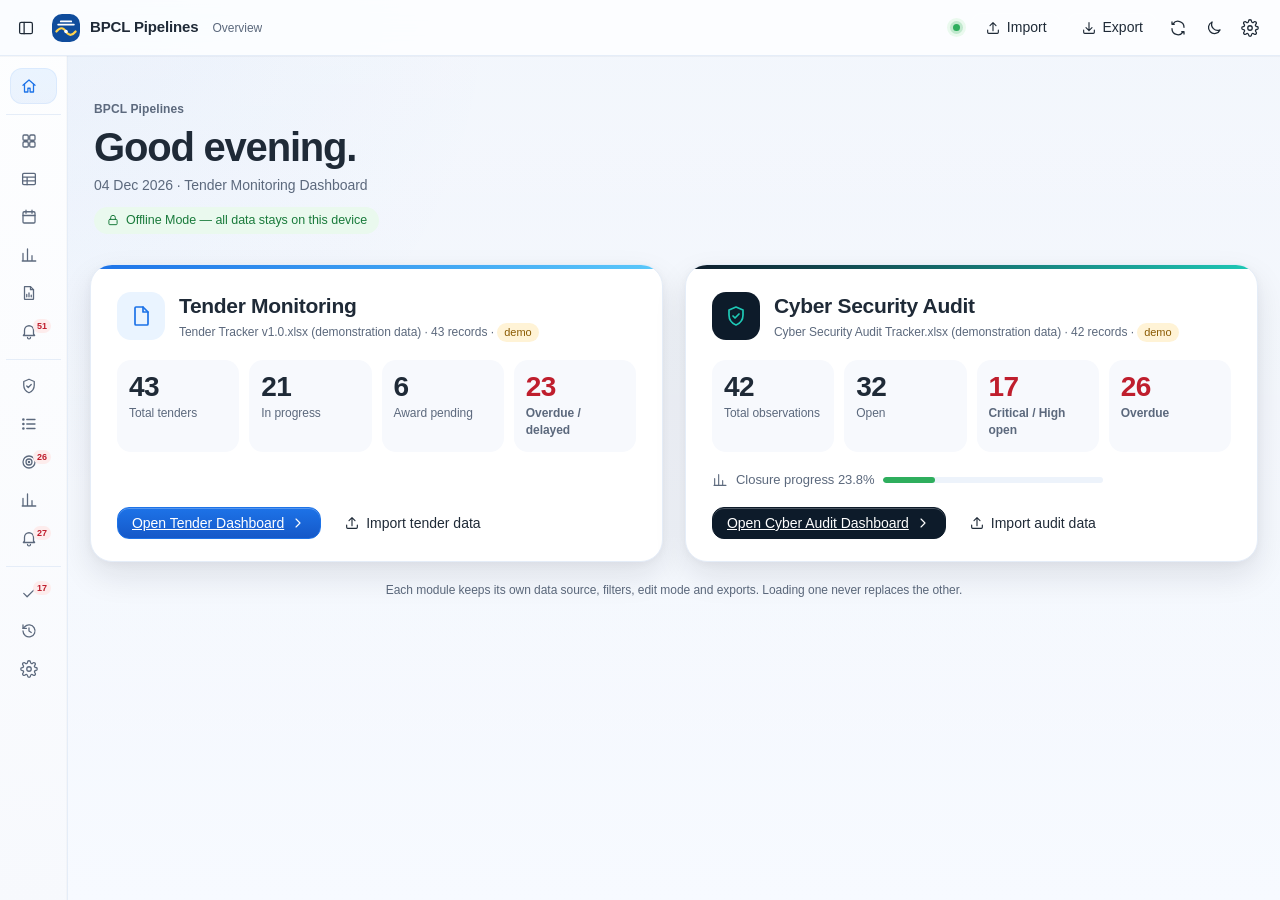
<file: index.html>
<!DOCTYPE html>
<html lang="en-IN" data-theme="light">
<head>
  <meta charset="utf-8">
  <meta name="viewport" content="width=device-width, initial-scale=1">
  <!-- Local-only Content Security Policy: no network connections, no remote scripts, no eval. -->
  <meta http-equiv="Content-Security-Policy"
        content="default-src 'self' file:; script-src 'self' file:; worker-src 'self' file:; style-src 'self' file: 'unsafe-inline'; img-src 'self' file: data: blob:; font-src 'self' file:; connect-src 'none'; object-src 'none'; base-uri 'none'; form-action 'none'; frame-src 'none'">
  <meta name="referrer" content="no-referrer">
  <title>Tender Monitoring Dashboard</title>
  <link rel="icon" href="assets/logo-placeholder.svg" type="image/svg+xml">
  <link rel="stylesheet" href="css/styles.css">
  <link rel="stylesheet" href="css/dashboard.css">
  <link rel="stylesheet" href="css/table.css">
  <link rel="stylesheet" href="css/modules.css">
  <link rel="stylesheet" href="css/print.css" media="print">
</head>
<body>
  <a class="skip-link" href="#main">Skip to content</a>

  <!-- ============ APPLICATION HEADER (compact) ============ -->
  <header class="app-header" id="appHeader">
    <div class="hdr-left">
      <button class="icon-btn nav-toggle" id="navToggle" aria-label="Show or hide the sidebar" title="Show / hide sidebar" aria-expanded="false" aria-controls="sideNav"></button>
      <img class="hdr-logo" id="hdrLogo" src="assets/logo-placeholder.svg" alt="Logo">
      <div class="hdr-titles">
        <h1 class="hdr-title" id="hdrTitle">Tender Monitoring</h1>
        <div class="hdr-meta" id="hdrMeta" aria-live="polite"></div>
      </div>
    </div>
    <div class="hdr-right">
      <span class="privacy-pill" id="privacyPill" title="All processing happens inside this browser. No data is uploaded.">
        <span class="dot"></span><span class="pp-text">Offline</span>
      </span>
      <button class="btn subtle" id="btnImport" data-icon="upload" title="Import an Excel or CSV file into the current module"><span class="hide-sm">Import</span></button>
      <button class="btn subtle" id="btnExport" data-icon="download" aria-haspopup="true" title="Export / print"><span class="hide-sm">Export</span></button>
      <button class="icon-btn" id="btnRefresh" data-icon="refresh" aria-label="Recalculate" title="Recalculate all indicators using today's date"></button>
      <button class="icon-btn" id="btnTheme" data-icon="moon" aria-label="Toggle dark mode" title="Toggle light / dark mode"></button>
      <button class="icon-btn" id="btnSettings" data-icon="settings" aria-label="Settings" title="Settings"></button>
    </div>
  </header>

  <div class="demo-banner" id="demoBanner" hidden></div>

  <div class="app-body">
    <!-- ============ NAVIGATION (rail by default, expands on demand) ============ -->
    <nav class="side-nav" id="sideNav" aria-label="Main navigation">
      <div class="nav-sec">
        <div class="nav-h">Overview</div>
        <a href="#home" data-page="home" data-icon="home" title="Home"><span class="nl">Home</span></a>
      </div>
      <div class="nav-sec">
        <div class="nav-h">Tender Monitoring</div>
        <a href="#dashboard" data-page="dashboard" data-icon="grid" title="Tender Dashboard"><span class="nl">Dashboard</span></a>
        <a href="#register" data-page="register" data-icon="table" title="Tender Register"><span class="nl">Tender Register</span></a>
        <a href="#timeline" data-page="timeline" data-icon="calendar" title="Timeline"><span class="nl">Timeline</span></a>
        <a href="#analytics" data-page="analytics" data-icon="chart" title="Analytics"><span class="nl">Analytics</span></a>
        <a href="#reports" data-page="reports" data-icon="report" title="Reports"><span class="nl">Reports</span></a>
        <a href="#alerts" data-page="alerts" data-icon="bell" title="Tender Alerts"><span class="nl">Alerts</span><span class="nav-count" id="navAlertCount"></span></a>
      </div>
      <div class="nav-sec cyber">
        <div class="nav-h">Cyber Security Audits</div>
        <a href="#cyber" data-page="cyber" data-icon="shield" title="Cyber Audit Dashboard"><span class="nl">Cyber Audit Dashboard</span></a>
        <a href="#cyber-register" data-page="cyber-register" data-icon="list" title="Audit Observation Register"><span class="nl">Observation Register</span></a>
        <a href="#cyber-actions" data-page="cyber-actions" data-icon="target" title="Action Tracker"><span class="nl">Action Tracker</span><span class="nav-count" id="navCyberActCount"></span></a>
        <a href="#cyber-analytics" data-page="cyber-analytics" data-icon="chart" title="Audit Analytics"><span class="nl">Audit Analytics</span></a>
        <a href="#cyber-alerts" data-page="cyber-alerts" data-icon="bell" title="Audit Alerts"><span class="nl">Audit Alerts</span><span class="nav-count" id="navCyberAlertCount"></span></a>
      </div>
      <div class="nav-sec">
        <div class="nav-h">System</div>
        <a href="#quality" data-page="quality" data-icon="check" title="Data Quality"><span class="nl">Data Quality</span><span class="nav-count" id="navDqCount"></span></a>
        <a href="#audit" data-page="audit" data-icon="history" title="Audit Log"><span class="nl">Audit Log</span></a>
        <a href="#settings" data-page="settings" data-icon="settings" title="Settings"><span class="nl">Settings</span></a>
      </div>
      <div class="nav-foot">
        <div class="nav-foot-line" id="navSheets"></div>
        <div class="nav-foot-line muted">Local, offline application. No server, cloud or telemetry.</div>
      </div>
    </nav>

    <main id="main" class="main" tabindex="-1">
      <!-- ============ STICKY FILTER BAR (one independent bar per module) ============ -->
      <section class="filter-bar" id="filterBar" aria-label="Filters">
        <div class="fb-host" id="fbTender"></div>
        <div class="fb-host" id="fbCyber" hidden></div>
      </section>

      <!-- ============ PAGES ============ -->
      <section class="page" id="page-home" data-title="Home"></section>
      <section class="page" id="page-dashboard" data-title="Tender Dashboard"></section>
      <section class="page" id="page-register" data-title="Tender Register"></section>
      <section class="page" id="page-timeline" data-title="Timeline"></section>
      <section class="page" id="page-analytics" data-title="Analytics"></section>
      <section class="page" id="page-reports" data-title="Reports"></section>
      <section class="page" id="page-alerts" data-title="Alerts"></section>
      <section class="page cyber-page" id="page-cyber" data-title="Cyber Audit Dashboard"></section>
      <section class="page cyber-page" id="page-cyber-register" data-title="Audit Observation Register"></section>
      <section class="page cyber-page" id="page-cyber-actions" data-title="Action Tracker"></section>
      <section class="page cyber-page" id="page-cyber-analytics" data-title="Audit Analytics"></section>
      <section class="page cyber-page" id="page-cyber-alerts" data-title="Audit Alerts"></section>
      <section class="page" id="page-quality" data-title="Data Quality"></section>
      <section class="page" id="page-audit" data-title="Audit Log"></section>
      <section class="page" id="page-settings" data-title="Settings"></section>
    </main>
  </div>

  <!-- ============ FLOATING EDIT CONTROL (bottom-left) ============ -->
  <div class="edit-fab" id="editFab" role="region" aria-label="Editing"></div>

  <!-- ============ DRAWERS / OVERLAYS ============ -->
  <aside class="drawer" id="detailsDrawer" aria-label="Tender details" aria-hidden="true"></aside>
  <aside class="drawer" id="cyberDrawer" aria-label="Audit observation details" aria-hidden="true"></aside>
  <aside class="drawer narrow" id="textDrawer" aria-label="Full text" aria-hidden="true"></aside>
  <div class="scrim" id="scrim" hidden></div>
  <div class="nav-scrim" id="navScrim" hidden></div>
  <div class="modal-host" id="modalHost"></div>
  <div class="toast-host" id="toastHost" aria-live="polite"></div>
  <div class="tooltip" id="tooltip" role="tooltip" hidden></div>
  <div class="popover-host" id="popoverHost"></div>
  <div class="drop-overlay" id="dropOverlay" hidden><div id="dropText">Drop .xlsx, .xls or .csv file to import locally</div></div>
  <div class="progress-overlay" id="progressOverlay" hidden>
    <div class="progress-card"><div class="spinner"></div><div id="progressText">Working…</div></div>
  </div>
  <div class="print-host" id="printHost"></div>
  <input type="file" id="fileInput" accept=".xlsx,.xls,.csv,application/vnd.openxmlformats-officedocument.spreadsheetml.sheet,application/vnd.ms-excel,text/csv" hidden>

  <!-- ============ LOCAL SCRIPTS ONLY ============ -->
  <script src="lib/xlsx.full.min.js"></script>
  <script src="lib/papaparse.min.js"></script>
  <script src="lib/chart.umd.min.js"></script>
  <script src="js/utils.js"></script>
  <script src="js/icons.js"></script>
  <script src="js/storage.js"></script>
  <script src="js/xlsx-reader.js"></script>
  <script src="js/data-normaliser.js"></script>
  <script src="js/calculations.js"></script>
  <script src="js/sample-data.js"></script>
  <script src="js/cyber-sample-data.js"></script>
  <script src="js/audit-log.js"></script>
  <script src="js/modules.js"></script>
  <script src="js/data-loader.js"></script>
  <!-- Cyber Security Audit module: data model, status engine, data quality -->
  <script src="js/cyber-audit.js"></script>
  <script src="js/cyber-audit-status.js"></script>
  <script src="js/cyber-audit-quality.js"></script>
  <script src="js/filters.js"></script>
  <script src="js/cyber-audit-filters.js"></script>
  <script src="js/grid.js"></script>
  <script src="js/tender-table.js"></script>
  <script src="js/cyber-audit-table.js"></script>
  <script src="js/details.js"></script>
  <script src="js/edit-mode.js"></script>
  <script src="js/cyber-audit-loader.js"></script>
  <script src="js/charts.js"></script>
  <script src="js/dashboard.js"></script>
  <script src="js/timeline.js"></script>
  <script src="js/analytics.js"></script>
  <script src="js/alerts.js"></script>
  <script src="js/cyber-audit-dashboard.js"></script>
  <script src="js/cyber-audit-analytics.js"></script>
  <script src="js/cyber-audit-alerts.js"></script>
  <script src="js/data-quality.js"></script>
  <script src="js/export.js"></script>
  <script src="js/cyber-audit-export.js"></script>
  <script src="js/reports.js"></script>
  <script src="js/home.js"></script>
  <script src="js/settings.js"></script>
  <script src="js/app.js"></script>
</body>
</html>
</file>
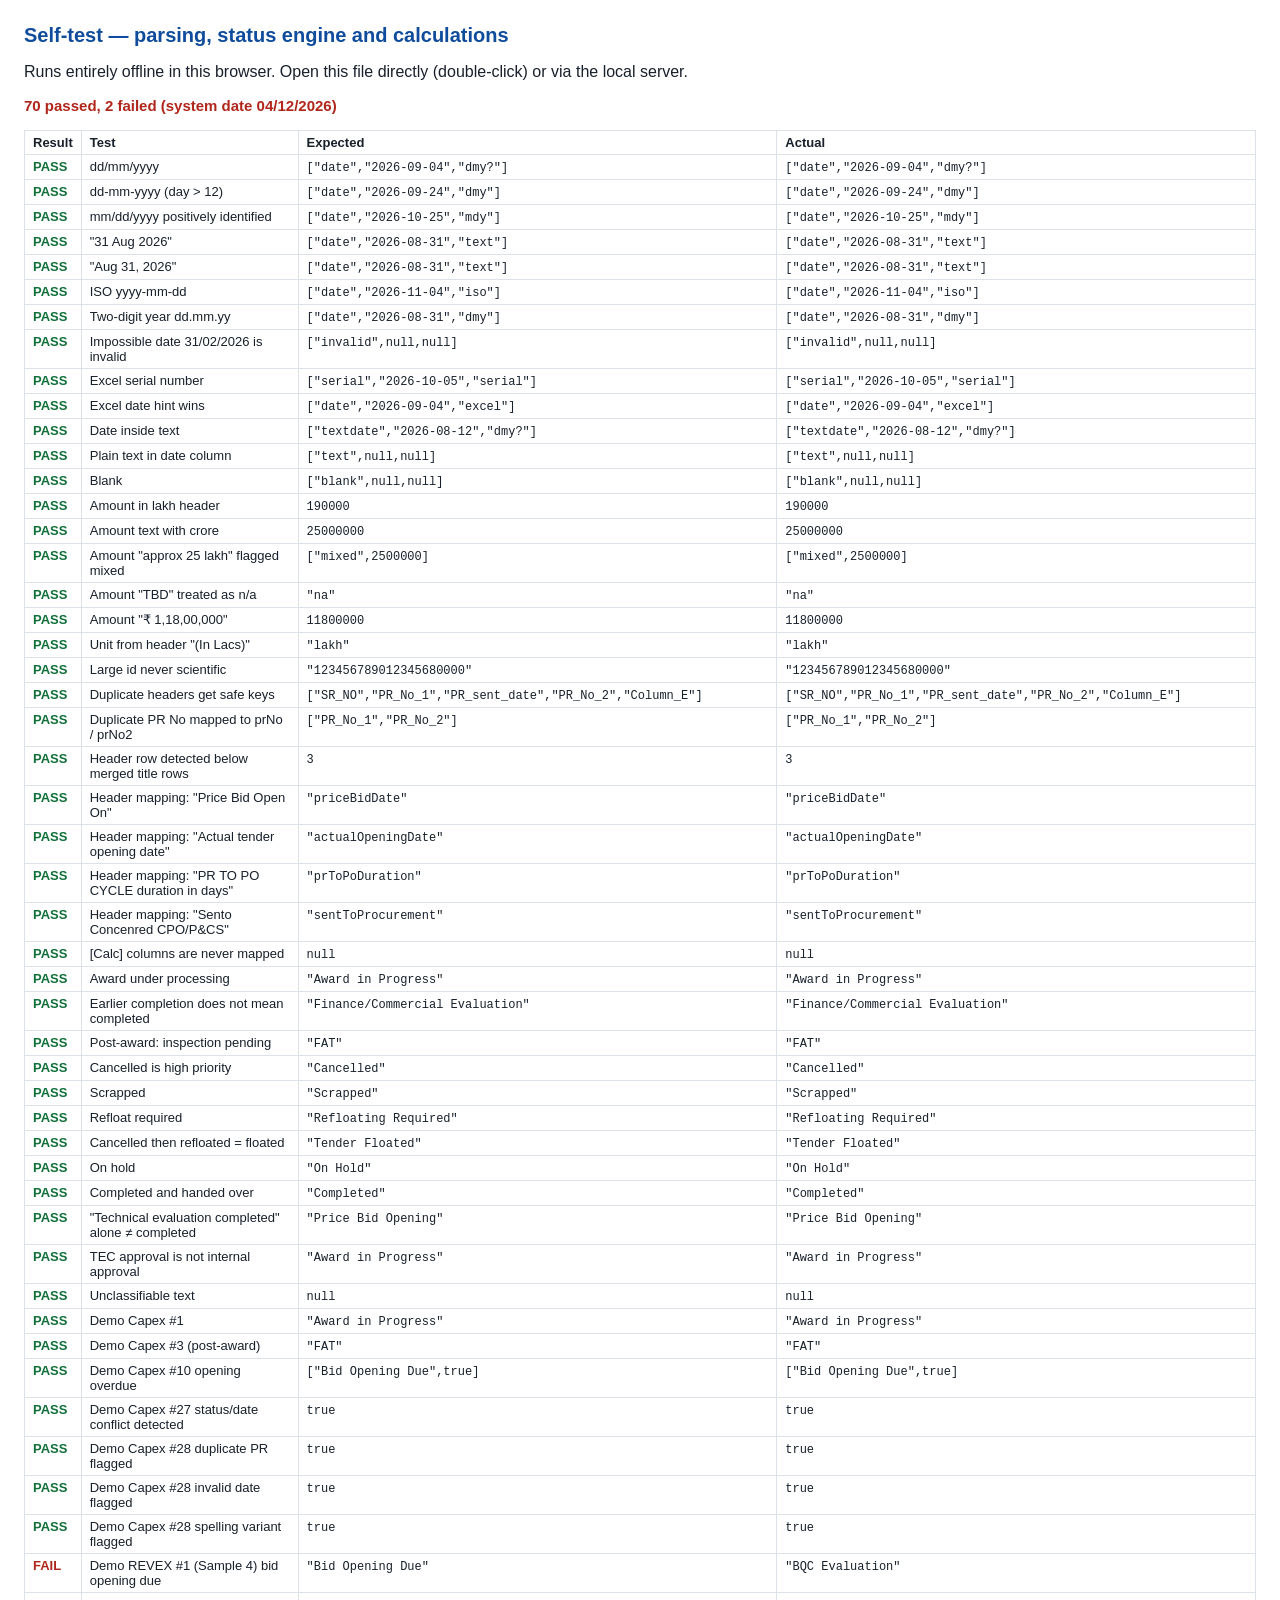
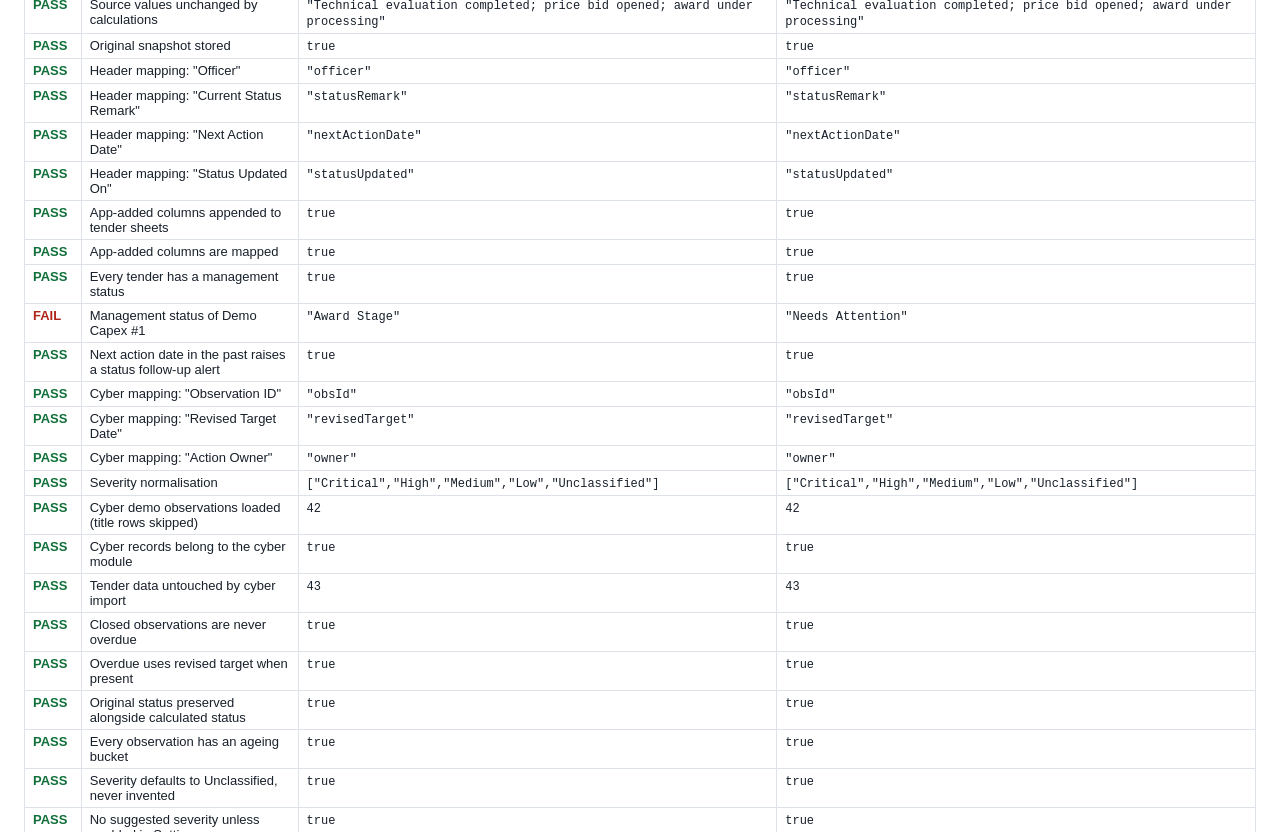
<file: tests/self-test.html>
<!DOCTYPE html>
<html lang="en">
<head>
  <meta charset="utf-8">
  <meta http-equiv="Content-Security-Policy" content="default-src 'self' file:; script-src 'self' file:; style-src 'self' file: 'unsafe-inline'; connect-src 'none'; object-src 'none'">
  <title>Tender Monitoring Dashboard — Self-test</title>
  <style>
    body { font-family: "Segoe UI", -apple-system, BlinkMacSystemFont, Arial, sans-serif; margin: 24px; color: #18202b; }
    h1 { font-size: 20px; color: #0f4c9c; }
    .sum { font-size: 15px; margin: 10px 0 16px; font-weight: 600; }
    table { border-collapse: collapse; width: 100%; font-size: 13px; }
    td, th { border: 1px solid #dde2e8; padding: 4px 8px; text-align: left; vertical-align: top; }
    .pass { color: #11703a; font-weight: 700; } .fail { color: #b0261b; font-weight: 700; }
    code { font-size: 12px; }
  </style>
</head>
<body>
  <h1>Self-test — parsing, status engine and calculations</h1>
  <p>Runs entirely offline in this browser. Open this file directly (double-click) or via the local server.</p>
  <div class="sum" id="sum">Running…</div>
  <table><thead><tr><th>Result</th><th>Test</th><th>Expected</th><th>Actual</th></tr></thead><tbody id="out"></tbody></table>
  <script src="../lib/xlsx.full.min.js"></script>
  <script src="../js/utils.js"></script>
  <script src="../js/icons.js"></script>
  <script src="../js/storage.js"></script>
  <script src="../js/data-normaliser.js"></script>
  <script src="../js/calculations.js"></script>
  <script src="../js/sample-data.js"></script>
  <script src="../js/audit-log.js"></script>
  <script src="../js/cyber-sample-data.js"></script>
  <script src="../js/modules.js"></script>
  <script src="../js/data-loader.js"></script>
  <script src="../js/cyber-audit.js"></script>
  <script src="../js/cyber-audit-status.js"></script>
  <script src="../js/cyber-audit-quality.js"></script>
  <script src="self-test.js"></script>
</body>
</html>
</file>
<file: css/styles.css>
/* =====================================================================
 * styles.css — design tokens, layout shell, base components.
 * Material-inspired compact layout with premium polish.
 * ===================================================================== */
:root {
  color-scheme: light;
  --font: -apple-system, BlinkMacSystemFont, "SF Pro Text", "Segoe UI Variable Text", "Segoe UI", "Helvetica Neue", Roboto, Arial, sans-serif;
  --font-display: -apple-system, BlinkMacSystemFont, "SF Pro Display", "Segoe UI Variable Display", "Segoe UI", "Helvetica Neue", Arial, sans-serif;
  --mono: ui-monospace, "SF Mono", "Cascadia Mono", Menlo, Consolas, monospace;
  --bg: #eef3fb;
  --bg-2: #f7faff;
  --surface: #ffffff;
  --surface-2: #f7f9fd;
  --surface-3: #edf3fb;
  --surface-tip: #ffffff;
  --glass: rgba(255, 255, 255, .83);
  --border: #e5edf8;
  --border-strong: #d9e3f3;
  --text-1: #1f2a37;
  --text-2: #5c697d;
  --text-3: #7d8ca3;
  --primary: #1d73e8;
  --primary-2: #1558c8;
  --primary-soft: #eaf4ff;
  --primary-ink: #ffffff;
  --focus: #1d73e8;
  --grid: #edf3fb;
  --axis: #dfe9f6;
  --shadow-1: 0 2px 8px rgba(15, 23, 42, .06), 0 1px 2px rgba(15, 23, 42, .04);
  --shadow-2: 0 14px 32px rgba(15, 23, 42, .10), 0 2px 8px rgba(15, 23, 42, .04);
  --shadow-3: 0 24px 60px rgba(15, 23, 42, .16), 0 4px 14px rgba(15, 23, 42, .06);
  --radius: 18px;
  --radius-sm: 12px;
  --hdr-h: 56px;
  --nav-w: 220px;
  --rail-w: 68px;
  --cyber: #0d1b2a;
  --cyber-2: #1ec9b6;
  --cyber-soft: #e9fbf9;
  --sev-crit: #8e1b1b;
  --series-1: #1d73e8; --series-2: #ffb020; --series-3: #2bb673; --series-4: #ef6c00;
  --series-5: #df65ae; --series-6: #3fa75d; --series-7: #6a5acd; --series-8: #e34d4d;
  --tone-green: #2eae5d; --tone-blue: #1d73e8; --tone-amber: #f0b429; --tone-red: #e5484d;
  --tone-purple: #7d5fd3; --tone-grey: #7f8795; --tone-teal: #1ec9b6; --tone-orange: #f07c22;
  --g-fg: #197a3b; --g-bg: #eaf9ee;
  --b-fg: #0b6cc8; --b-bg: #ebf4ff;
  --a-fg: #8a5a00; --a-bg: #fff3d6;
  --r-fg: #bf1e2d; --r-bg: #fdecec;
  --p-fg: #5b3fb5; --p-bg: #f1ebff;
  --n-fg: #5c697d; --n-bg: #eef3fb;
  --t-fg: #0b766e; --t-bg: #e1f8f6;
  --o-fg: #b24d07; --o-bg: #fff0e5;
  --c-fg: #ffffff; --c-bg: #8e1b1b;
}
:root[data-theme="dark"] {
  color-scheme: dark;
  --bg: #0b1220;
  --bg-2: #101b2d;
  --surface: #111827;
  --surface-2: #0f172a;
  --surface-3: #162235;
  --surface-tip: #1a2435;
  --glass: rgba(17, 24, 39, .82);
  --border: #1f2a3d;
  --border-strong: #2d3d57;
  --text-1: #edf3ff;
  --text-2: #b5c1d4;
  --text-3: #7f8ea8;
  --primary: #68b4ff;
  --primary-2: #47a1ff;
  --primary-soft: rgba(104, 180, 255, 0.14);
  --primary-ink: #ffffff;
  --focus: #68b4ff;
  --grid: #18263d;
  --axis: #27374d;
  --shadow-1: 0 8px 18px rgba(2, 6, 23, .34);
  --shadow-2: 0 14px 34px rgba(2, 6, 23, .48);
  --shadow-3: 0 24px 58px rgba(2, 6, 23, .62);
  --cyber: #10253f;
  --cyber-2: #46e6cf;
  --cyber-soft: rgba(70, 230, 207, 0.12);
  --sev-crit: #ff6b6b;
  --series-1: #68b4ff; --series-2: #ffc857; --series-3: #4dd0a0; --series-4: #ff9f43;
  --series-5: #f188c6; --series-6: #6ae077; --series-7: #9d8cf2; --series-8: #ff6f61;
  --tone-green: #3cd88e; --tone-blue: #68b4ff; --tone-amber: #ffd46a; --tone-red: #ff6b6b;
  --tone-purple: #c29bff; --tone-grey: #98a8bd; --tone-teal: #47e0d0; --tone-orange: #ff9f43;
  --g-fg: #7fe6a4; --g-bg: rgba(30, 124, 79, 0.24);
  --b-fg: #8dc9ff; --b-bg: rgba(31, 89, 153, 0.32);
  --a-fg: #ffd86f; --a-bg: rgba(154, 120, 42, 0.28);
  --r-fg: #ff9ca7; --r-bg: rgba(140, 49, 62, 0.28);
  --p-fg: #d3b5ff; --p-bg: rgba(98, 75, 159, 0.26);
  --n-fg: #d0d7e3; --n-bg: rgba(71, 82, 101, 0.36);
  --t-fg: #8ef3e5; --t-bg: rgba(22, 114, 107, 0.24);
  --o-fg: #ffc184; --o-bg: rgba(147, 89, 30, 0.28);
  --c-fg: #ffffff; --c-bg: #b3261e;
}

* { box-sizing: border-box; }
html, body { height: 100%; }
body {
  margin: 0; font-family: var(--font); font-size: 14px; line-height: 1.47; color: var(--text-1); background: radial-gradient(circle at top left, rgba(29, 115, 232, .06), transparent 32%), linear-gradient(180deg, var(--bg) 0%, var(--bg-2) 100%);
  -webkit-font-smoothing: antialiased; -moz-osx-font-smoothing: grayscale; overflow: hidden; letter-spacing: -.003em;
}
button, input, select, textarea { font: inherit; color: inherit; }
a { color: var(--primary); }
h1, h2, h3, h4 { margin: 0; font-weight: 600; letter-spacing: -.012em; font-family: var(--font-display); }
code { font-family: var(--mono); font-size: .9em; }
mark { background: #ffe58a; color: #1b1b1b; border-radius: 3px; padding: 0 1px; }
:focus-visible { outline: 3px solid color-mix(in srgb, var(--focus) 55%, transparent); outline-offset: 1px; border-radius: 6px; }
.skip-link { position: absolute; left: -9999px; top: 4px; z-index: 1000; background: var(--surface); padding: 6px 10px; border-radius: 8px; }
.skip-link:focus { left: 8px; }
[hidden] { display: none !important; }
.muted { color: var(--text-2); }
.small { font-size: 12px; }
.center { text-align: center; }
.pad { padding: 12px 16px; }
.nowrap { white-space: nowrap; }
.wrap { white-space: pre-wrap; word-break: break-word; max-width: 360px; }
.txt-red { color: var(--r-fg); font-weight: 600; }
.txt-green { color: var(--g-fg); font-weight: 600; }
.txt-amber { color: var(--a-fg); font-weight: 600; }
.ico { width: 16px; height: 16px; flex: none; vertical-align: -3px; }
.ico-sp { display: inline-block; width: 16px; }
.eyebrow { display: inline-flex; align-items: center; gap: 6px; font-size: 12px; font-weight: 600; color: var(--text-2); letter-spacing: .01em; margin-bottom: 2px; }
.eyebrow .ico { width: 14px; height: 14px; }

/* Header */
.app-header {
  position: sticky; top: 0; z-index: 50; height: var(--hdr-h); display: flex; align-items: center; justify-content: space-between; gap: 12px;
  padding: 0 14px 0 10px; background: var(--glass); backdrop-filter: saturate(180%) blur(16px); -webkit-backdrop-filter: saturate(180%) blur(16px);
  border-bottom: 1px solid var(--border); box-shadow: 0 1px 0 rgba(15, 23, 42, 0.03);
}
.hdr-left { display: flex; align-items: center; gap: 10px; min-width: 0; flex: 1 1 auto; }
.hdr-logo { width: 28px; height: 28px; object-fit: contain; border-radius: 10px; }
.hdr-titles { min-width: 0; display: flex; align-items: baseline; gap: 14px; overflow: hidden; }
.hdr-title { font-size: 15px; font-weight: 700; color: var(--text-1); white-space: nowrap; letter-spacing: -.01em; overflow: hidden; text-overflow: ellipsis; }
.hdr-meta { display: flex; gap: 10px; align-items: center; font-size: 12px; color: var(--text-2); white-space: nowrap; overflow: hidden; min-width: 0; }
.meta-item { display: inline-flex; align-items: center; gap: 5px; max-width: 420px; overflow: hidden; text-overflow: ellipsis; color: var(--text-2); }
.meta-item .ico { width: 13px; height: 13px; }
.meta-item.linklike { color: var(--text-2); padding: 3px 8px; border-radius: 8px; background: var(--surface-3); }
.meta-item.linklike:hover { color: var(--text-1); text-decoration: none; background: var(--border); }
.mi-file { overflow: hidden; text-overflow: ellipsis; max-width: 220px; }
.mi-sep { color: var(--text-3); }
.hdr-right { display: flex; align-items: center; gap: 4px; flex: none; }
.privacy-pill { display: inline-flex; align-items: center; gap: 6px; font-size: 11.5px; font-weight: 600; color: var(--g-fg); background: var(--g-bg); padding: 4px 10px; border-radius: 999px; white-space: nowrap; }
.privacy-pill .dot { width: 7px; height: 7px; border-radius: 50%; background: var(--tone-green); box-shadow: 0 0 0 3px color-mix(in srgb, var(--tone-green) 22%, transparent); }
body.mod-cyber .privacy-pill { color: var(--t-fg); background: var(--t-bg); }
body.mod-cyber .privacy-pill .dot { background: var(--cyber-2); }
body:not(.mode-edit) .edit-only { display: none !important; }
.demo-banner { display: flex; align-items: center; justify-content: center; gap: 12px; background: var(--a-bg); color: var(--a-fg); padding: 5px 16px; font-size: 12.5px; }
.demo-banner .btn { height: 24px; }

/* Layout */
.app-body { display: flex; height: calc(100vh - var(--hdr-h)); }
body:has(.demo-banner:not([hidden])) .app-body { height: calc(100vh - var(--hdr-h) - 35px); }

/* Sidebar */
.side-nav {
  width: var(--rail-w); flex: none; background: linear-gradient(180deg, rgba(255,255,255,0.92) 0%, rgba(247,249,253,0.96) 100%); border-right: 1px solid var(--border);
  display: flex; flex-direction: column; transition: width .24s cubic-bezier(.2,.7,.2,1); overflow: hidden auto; scrollbar-width: none; padding: 8px 6px; box-shadow: inset -1px 0 0 rgba(15, 23, 42, 0.02);
}
.side-nav::-webkit-scrollbar { display: none; }
body.nav-expanded .side-nav { width: var(--nav-w); }
.nav-sec { padding: 4px 4px 0; }
.nav-sec + .nav-sec { border-top: 1px solid var(--border); margin-top: 8px; padding-top: 8px; }
.nav-h { font-size: 10.5px; font-weight: 700; color: var(--text-3); padding: 6px 10px 4px; white-space: nowrap; letter-spacing: .09em; text-transform: uppercase; height: 22px; overflow: hidden; transition: opacity .15s; }
body:not(.nav-expanded) .nav-h { opacity: 0; height: 0; padding: 0; }
.side-nav a {
  display: flex; align-items: center; gap: 11px; height: 36px; padding: 0 10px; margin-bottom: 2px; border-radius: 12px; color: var(--text-1);
  text-decoration: none; white-space: nowrap; position: relative; font-size: 13px; font-weight: 500; transition: background .16s ease, transform .16s ease, box-shadow .16s ease;
}
.side-nav a .ico { width: 18px; height: 18px; color: var(--text-2); flex: none; }
.side-nav a .nl { overflow: hidden; text-overflow: ellipsis; transition: opacity .15s; }
body:not(.nav-expanded) .side-nav a .nl { opacity: 0; width: 0; display: none; }
.side-nav a:hover { background: var(--surface-3); transform: translateX(1px); }
.side-nav a.active { background: linear-gradient(180deg, var(--primary-soft) 0%, rgba(29,115,232,.08) 100%); color: var(--primary); font-weight: 600; box-shadow: inset 0 0 0 1px rgba(29,115,232,.08); }
.side-nav a.active .ico { color: var(--primary); }
.nav-sec.cyber a.active { background: var(--cyber-soft); color: var(--t-fg); }
.nav-sec.cyber a.active .ico { color: var(--cyber-2); }
.nav-count { margin-left: auto; font-size: 10px; background: var(--r-bg); color: var(--r-fg); border-radius: 999px; padding: 0 7px; font-weight: 700; line-height: 18px; }
.nav-count:empty { display: none; }
body:not(.nav-expanded) .side-nav a .nav-count { position: absolute; right: 6px; top: 6px; font-size: 9px; padding: 0 4px; line-height: 14px; min-width: 14px; text-align: center; }
.nav-foot { margin-top: auto; padding: 10px 10px 6px; font-size: 10px; color: var(--text-3); white-space: normal; }
body:not(.nav-expanded) .nav-foot { display: none; }
.nav-foot-line { margin: 3px 0; display: flex; gap: 6px; align-items: center; }
.nav-scrim { position: fixed; inset: var(--hdr-h) 0 0 0; z-index: 44; background: rgba(0, 0, 0, .25); }
.main { flex: 1; min-width: 0; overflow: auto; scroll-behavior: auto; position: relative; background: linear-gradient(180deg, rgba(255,255,255,0.28) 0%, transparent 100%); }
.page { padding: 18px 22px 90px; max-width: 1680px; margin: 0 auto; }
#page-register, #page-cyber-register { max-width: none; }
.page-head { display: flex; justify-content: space-between; align-items: flex-end; gap: 16px; margin: 0 0 18px; flex-wrap: wrap; }
.page-head h2 { font-size: 28px; font-weight: 700; letter-spacing: -.022em; line-height: 1.15; }
.page-head p { margin: 4px 0 0; }
.page-actions { display: flex; gap: 8px; align-items: center; flex-wrap: wrap; }

/* Filter bar */
.filter-bar { position: sticky; top: 0; z-index: 30; background: rgba(255,255,255,.78); backdrop-filter: saturate(180%) blur(12px); -webkit-backdrop-filter: saturate(180%) blur(12px); border-bottom: 1px solid var(--border); }
.fb-row { display: flex; align-items: center; gap: 8px; flex-wrap: wrap; }
.search-box { position: relative; flex: 1 1 320px; max-width: 520px; }
.search-box .search-ico { position: absolute; left: 11px; top: 50%; transform: translateY(-50%); color: var(--text-3); display: flex; }
.search-box input { width: 100%; height: 34px; padding: 0 12px 0 34px; border: 1px solid transparent; border-radius: 12px; background: var(--surface-3); }
.search-box input:focus { border-color: var(--primary); background: var(--surface); outline: none; box-shadow: 0 0 0 4px color-mix(in srgb, var(--primary) 18%, transparent); }
.fb-count { margin-left: auto; color: var(--text-2); white-space: nowrap; font-size: 12.5px; }
.seg { display: inline-flex; border-radius: 10px; overflow: hidden; background: var(--surface-3); padding: 2px; gap: 2px; }
.seg-btn { border: 0; background: transparent; padding: 0 11px; height: 28px; cursor: pointer; font-size: 12px; font-weight: 500; color: var(--text-2); border-radius: 8px; }
.seg-btn.active { background: var(--surface); color: var(--text-1); box-shadow: var(--shadow-1); font-weight: 600; }
.pill-count { background: var(--primary); color: var(--primary-ink); border-radius: 999px; padding: 0 6px; font-size: 11px; margin-left: 2px; }
.pill-count:empty { display: none; }
.chips { display: flex; flex-wrap: wrap; gap: 6px; margin-top: 8px; }
.chip { display: inline-flex; align-items: center; gap: 4px; font-size: 12px; background: var(--primary-soft); color: var(--text-1); border-radius: 999px; padding: 3px 4px 3px 11px; max-width: 520px; }
.chip-k { color: var(--primary); font-weight: 600; }
.chip-x { border: 0; background: transparent; cursor: pointer; display: inline-flex; padding: 2px; border-radius: 50%; color: var(--text-2); }
.chip-x:hover { background: color-mix(in srgb, var(--primary) 18%, transparent); }
.chip-x .ico { width: 13px; height: 13px; }
.chip-logic { font-size: 12px; color: var(--text-2); align-self: center; }
.adv-filters { margin-top: 10px; max-height: 46vh; overflow: auto; padding: 4px 2px 8px; border-top: 1px solid var(--border); }
.fgroup { border: 0; padding: 0; margin: 10px 0 4px; }
.fgroup legend { font-size: 12px; color: var(--text-2); font-weight: 600; margin-bottom: 6px; padding: 0; }
.fgrid { display: grid; grid-template-columns: repeat(auto-fill, minmax(210px, 1fr)); gap: 10px 14px; }
.field { display: flex; flex-direction: column; gap: 5px; font-size: 12px; color: var(--text-2); min-width: 0; }
.field > span:first-child { font-weight: 500; }
.field.active > span:first-child { color: var(--primary); font-weight: 650; }
.range2 { display: flex; align-items: center; gap: 4px; }
.range2 .inp { min-width: 0; flex: 1; }
.ms-btn { display: flex; align-items: center; justify-content: space-between; gap: 6px; text-align: left; cursor: pointer; }
.ms-btn span { overflow: hidden; text-overflow: ellipsis; white-space: nowrap; }

/* Controls */
.btn { display: inline-flex; align-items: center; gap: 6px; height: 32px; padding: 0 14px; border-radius: 12px; border: 1px solid var(--border-strong); background: var(--surface); color: var(--text-1); box-shadow: inset 0 1px 0 rgba(255,255,255,.25); }
.btn:hover:not(:disabled) { background: var(--surface-3); }
.btn:disabled { opacity: .5; cursor: not-allowed; }
.btn.primary { background: linear-gradient(180deg, var(--primary) 0%, var(--primary-2) 100%); border-color: var(--primary); color: var(--primary-ink); }
.btn.primary:hover:not(:disabled) { filter: brightness(1.03); }
.btn.danger { color: var(--r-fg); border-color: color-mix(in srgb, var(--r-fg) 40%, transparent); }
.btn.danger:hover:not(:disabled) { background: var(--r-bg); }
.btn.subtle { border-color: transparent; background: transparent; }
.btn.subtle:hover:not(:disabled) { background: var(--surface-3); }
.btn.subtle.on { background: var(--primary-soft); color: var(--primary); }
.btn.sm { height: 26px; padding: 0 10px; font-size: 12px; }
.btn.tiny { height: 24px; padding: 0 10px; font-size: 12px; }
.btn.primary.cyber { background: var(--cyber); border-color: var(--cyber); }
.btn.primary.cyber:hover:not(:disabled) { background: color-mix(in srgb, var(--cyber) 85%, var(--cyber-2)); }
.row-btns { display: flex; gap: 8px; justify-content: center; flex-wrap: wrap; margin-top: 14px; }
.icon-btn { display: inline-flex; align-items: center; justify-content: center; width: 32px; height: 32px; border-radius: 10px; border: 1px solid transparent; background: transparent; cursor: pointer; }
.icon-btn:hover:not(:disabled) { background: var(--surface-3); color: var(--text-1); }
.icon-btn:disabled { opacity: .4; cursor: not-allowed; }
.icon-btn .ico { width: 18px; height: 18px; }
.icon-btn.sm { width: 26px; height: 26px; }
.icon-btn.sm .ico { width: 15px; height: 15px; }
.icon-btn.xs { width: 20px; height: 20px; border-radius: 5px; }
.icon-btn.xs .ico { width: 14px; height: 14px; }
.linklike { border: 0; background: none; color: var(--primary); cursor: pointer; padding: 0; text-decoration: none; font-size: inherit; }
.linklike:hover { text-decoration: underline; }
.inp { height: 34px; padding: 0 11px; border: 1px solid var(--border-strong); border-radius: 10px; background: var(--surface); min-width: 0; width: 100%; }
textarea.inp { height: auto; padding: 8px 10px; resize: vertical; line-height: 1.45; }
.inp:focus { border-color: var(--primary); outline: none; box-shadow: 0 0 0 4px color-mix(in srgb, var(--primary) 18%, transparent); }
.inp-sm { height: 28px; font-size: 12.5px; width: auto; }
.inp-xs { height: 24px; font-size: 12px; padding: 0 6px; width: 76px; }
select.inp { padding-right: 24px; }
.chk { display: flex; align-items: center; gap: 8px; cursor: pointer; margin: 4px 0; color: var(--text-1); }
.tag { display: inline-block; font-size: 11px; padding: 1px 7px; border-radius: 999px; background: var(--n-bg); color: var(--n-fg); font-weight: 500; white-space: nowrap; }
.tag-blue { background: var(--b-bg); color: var(--b-fg); }
.tag-amber { background: var(--a-bg); color: var(--a-fg); }

/* Cards */
.card { background: var(--surface); border: 1px solid var(--border); border-radius: var(--radius); box-shadow: var(--shadow-1); margin-bottom: 18px; min-width: 0; }
:root[data-theme="dark"] .card { border-color: transparent; }
.card-h { display: flex; justify-content: space-between; align-items: center; gap: 10px; padding: 16px 18px 10px; }
.card-h h3 { font-size: 15px; display: flex; align-items: center; gap: 6px; }
.card-sub { margin: 2px 0 0; font-size: 12px; color: var(--text-2); }
.sec-h { font-size: 17px; letter-spacing: -.01em; color: var(--text-1); font-weight: 600; margin: 26px 0 12px; }
.notice { display: flex; gap: 8px; align-items: flex-start; padding: 8px 12px; border-radius: 10px; margin: 8px 0; font-size: 12.5px; }
.notice.ok { background: var(--g-bg); color: var(--g-fg); }
.notice.warn { background: var(--a-bg); color: var(--a-fg); }
.empty-state { text-align: center; padding: 40px 20px; color: var(--text-2); }
.empty-state .ico { width: 36px; height: 36px; color: var(--text-3); }
.empty-state h3 { margin: 8px 0 4px; color: var(--text-1); }

/* Responsive */
@media (max-width: 1360px) {
  .privacy-pill .pp-text { display: none; }
  .privacy-pill { padding: 6px; }
}
@media (max-width: 1100px) {
  .hide-sm { display: none; }
  .hdr-right .btn { padding: 0 9px; }
  .hdr-meta .meta-item:nth-child(n+2) { display: none; }
  .page { padding: 18px 18px 96px; }
  .filter-bar { padding: 10px 18px; }
}
@media (max-width: 900px) {
  .side-nav { position: fixed; top: var(--hdr-h); bottom: 0; left: 0; z-index: 45; width: 0; border-right: 0; padding: 0; }
  body.nav-expanded .side-nav { width: var(--nav-w); border-right: 1px solid var(--border); padding: 8px 0; box-shadow: var(--shadow-3); }
  .hdr-meta { display: none; }
  .override-box { grid-template-columns: 1fr; }
  .page-head h2 { font-size: 24px; }
}
@media (max-width: 640px) {
  .privacy-pill, #btnRefresh, #btnExport, .hdr-logo { display: none; }
  .page { padding: 14px 14px 96px; }
  .filter-bar { padding: 8px 14px; }
  .chart-card.wide { grid-column: auto; }
}
@media (prefers-reduced-motion: reduce) { *, *::before, *::after { animation: none !important; transition: none !important; } }
</file>
<file: css/dashboard.css>
/* =====================================================================
 * dashboard.css — KPI cards, charts, timeline, calendar, gantt,
 * alerts, data quality and settings pages.
 * ===================================================================== */

/* KPI cards */
.kpi-sec { margin-bottom: 4px; }
.kpi-grid { display: grid; grid-template-columns: repeat(auto-fill, minmax(210px, 1fr)); gap: 12px; }
.kpi-grid.compact { grid-template-columns: repeat(auto-fill, minmax(190px, 1fr)); gap: 10px; }
.kpi-grid.value { grid-template-columns: repeat(auto-fill, minmax(240px, 1fr)); }
.kpi {
  display: flex; gap: 12px; align-items: flex-start; text-align: left; padding: 14px 14px 12px; border-radius: var(--radius);
  background: var(--surface); border: 1px solid var(--border); box-shadow: var(--shadow-1); cursor: pointer; min-width: 0;
  transition: transform .12s ease, box-shadow .12s ease, border-color .12s; position: relative; overflow: hidden;
}

.kpi:hover { box-shadow: var(--shadow-2); transform: translateY(-1px); border-color: color-mix(in srgb, var(--solid) 45%, var(--border)); }
.kpi-ico { width: 34px; height: 34px; border-radius: 10px; flex: none; display: flex; align-items: center; justify-content: center; background: var(--bgc); color: var(--fg); }
.kpi-ico .ico { width: 17px; height: 17px; }
.kpi-main { display: flex; flex-direction: column; min-width: 0; }
.kpi-label { font-size: 12px; color: var(--text-2); font-weight: 500; line-height: 1.25; }
.kpi-val { font-size: 24px; font-weight: 650; font-family: var(--font-display); letter-spacing: -.01em; line-height: 1.25; margin-top: 2px; display: flex; align-items: baseline; gap: 6px; }
.kpi-grid.value .kpi-val { font-size: 20px; }
.kpi-pct { font-size: 11.5px; color: var(--text-3); font-weight: 500; }
.kpi-sub { font-size: 11px; color: var(--text-3); white-space: nowrap; overflow: hidden; text-overflow: ellipsis; max-width: 100%; }

/* Attention lists */
.att-grid { display: grid; grid-template-columns: 1fr 1fr; gap: 18px; margin-top: 4px; }
.att-grid.three { grid-template-columns: repeat(3, minmax(0, 1fr)); }
.att-grid .card { margin-bottom: 0; }
.att-list { display: flex; flex-direction: column; padding: 0 8px 8px; }
.att-item { display: grid; grid-template-columns: auto 1fr; grid-template-areas: "type title" "type msg"; gap: 2px 10px; align-items: start; text-align: left; border: 0; background: none; padding: 10px 10px; border-radius: 10px; cursor: pointer; border-bottom: 1px solid var(--grid); }
.att-item:hover { background: var(--surface-2); }
.att-item .att-type { grid-area: type; font-size: 11px; font-weight: 600; padding: 2px 8px; border-radius: 999px; background: var(--n-bg); color: var(--n-fg); white-space: nowrap; }
.att-item.sev-high .att-type { background: var(--r-bg); color: var(--r-fg); }
.att-item .att-title { grid-area: title; font-weight: 550; overflow: hidden; text-overflow: ellipsis; white-space: nowrap; }
.att-item .att-msg { grid-area: msg; font-size: 12px; overflow: hidden; text-overflow: ellipsis; display: -webkit-box; -webkit-line-clamp: 2; -webkit-box-orient: vertical; }
.att-item:has(.att-date) { grid-template-columns: 82px auto 1fr; grid-template-areas: "date type title"; align-items: center; }
.att-date { grid-area: date; display: flex; flex-direction: column; font-size: 12px; line-height: 1.2; }

/* Charts */
.chart-grid { display: grid; grid-template-columns: repeat(auto-fill, minmax(min(400px, 100%), 1fr)); gap: 18px; }
.chart-card { margin: 0; display: flex; flex-direction: column; }
.chart-card.wide { grid-column: span 2; }
.chart-body { position: relative; padding: 0 16px 10px; }
.chart-body canvas { width: 100% !important; }
.chart-note { padding: 0 14px 10px; min-height: 4px; }
.chart-empty { height: 100%; display: flex; flex-direction: column; gap: 6px; align-items: center; justify-content: center; color: var(--text-3); font-size: 12.5px; text-align: center; }
.chart-empty .ico { width: 26px; height: 26px; }
.chart-card.as-table .chart-body { height: auto !important; max-height: 420px; overflow: auto; }
.card-tools { display: flex; gap: 2px; }
.chart-card.as-table [data-ct="table"] { background: var(--primary-soft); color: var(--primary); }
@media (max-width: 1100px) { .chart-card.wide { grid-column: auto; } .att-grid, .att-grid.three { grid-template-columns: 1fr; } }

/* Toolbars / tabs */
.toolbar-row { display: flex; align-items: center; justify-content: space-between; gap: 10px; flex-wrap: wrap; margin-bottom: 10px; }
.tb-group { display: flex; align-items: center; gap: 6px; flex-wrap: wrap; }
.tb-sel { display: inline-flex; align-items: center; gap: 6px; font-size: 12px; color: var(--text-2); }
.tabs { display: inline-flex; background: var(--surface-3); padding: 3px; border-radius: 10px; gap: 2px; }
.tab { border: 0; background: none; padding: 6px 12px; border-radius: 8px; cursor: pointer; font-weight: 500; color: var(--text-2); }
.tab.active { background: var(--surface); color: var(--text-1); box-shadow: var(--shadow-1); font-weight: 600; }
.two-col { display: grid; grid-template-columns: 1fr 1fr; gap: 14px; }
@media (max-width: 1150px) { .two-col { grid-template-columns: 1fr; } }

/* Timeline */
.legend-row { display: flex; flex-wrap: wrap; gap: 4px 14px; margin: 0 0 10px; font-size: 11.5px; color: var(--text-2); }
.legend-item { display: inline-flex; align-items: center; gap: 5px; }
.ms-dot { display: inline-block; width: 9px; height: 9px; border-radius: 50%; background: var(--solid); flex: none; box-shadow: 0 0 0 2px var(--surface); }
.ms-badge { display: inline-flex; align-items: center; gap: 6px; font-size: 12px; font-weight: 600; color: var(--fg); background: var(--bgc); padding: 2px 8px; border-radius: 999px; white-space: nowrap; }
.cal-nav { display: flex; align-items: center; gap: 6px; }
.cal-nav h3 { min-width: 150px; text-align: center; }
.cal-grid { display: grid; grid-template-columns: repeat(7, minmax(0, 1fr)); border-top: 1px solid var(--border); }
.cal-h { font-size: 11px; font-weight: 700; color: var(--text-3); text-transform: uppercase; padding: 6px 8px; border-bottom: 1px solid var(--border); background: var(--surface-2); }
.cal-cell { min-height: 108px; border-right: 1px solid var(--grid); border-bottom: 1px solid var(--grid); padding: 4px; display: flex; flex-direction: column; gap: 2px; min-width: 0; }
.cal-cell:nth-child(7n) { border-right: 0; }
.cal-cell.out { background: var(--surface-2); }
.cal-cell.out .cal-d { color: var(--text-3); }
.cal-cell.today { background: var(--primary-soft); }
.cal-cell.today .cal-d { color: var(--primary); font-weight: 800; }
.cal-d { font-size: 12px; font-weight: 600; padding: 0 2px; }
.cal-ev { display: flex; align-items: center; gap: 4px; border: 0; text-align: left; font-size: 11px; padding: 2px 5px; border-radius: 5px; background: var(--bgc); color: var(--fg); cursor: pointer; min-width: 0; }
.cal-ev span { overflow: hidden; white-space: nowrap; text-overflow: ellipsis; }
.cal-cell.past .cal-ev { opacity: .75; }
.cal-more { font-size: 11px; text-align: left; padding-left: 4px; }
.gantt { overflow: auto; max-height: 70vh; border-top: 1px solid var(--border); position: relative; }
.gantt-inner { position: relative; min-height: 100%; }
.g-axis { position: sticky; top: 0; z-index: 3; height: 30px; background: var(--surface-2); border-bottom: 1px solid var(--border); }
.g-lbl-h { position: sticky; left: 0; width: var(--lbl); height: 30px; display: flex; align-items: center; padding: 0 10px; font-size: 11px; font-weight: 700; text-transform: uppercase; color: var(--text-3); background: var(--surface-2); z-index: 4; border-right: 1px solid var(--border); }
.g-month { position: absolute; top: 0; height: 30px; border-left: 1px solid var(--border); font-size: 11px; color: var(--text-2); padding: 7px 4px; overflow: hidden; white-space: nowrap; }
.g-today { position: absolute; top: 0; bottom: 0; width: 2px; background: var(--tone-red); z-index: 2; opacity: .7; }
.g-line { position: relative; height: 38px; border-bottom: 1px solid var(--grid); }
.g-line:hover { background: var(--surface-2); }
.g-lbl { position: sticky; left: 0; z-index: 2; width: var(--lbl); height: 37px; display: flex; flex-direction: column; justify-content: center; text-align: left; padding: 0 10px; border: 0; border-right: 1px solid var(--border); background: var(--surface); cursor: pointer; overflow: hidden; }
.g-line:hover .g-lbl { background: var(--surface-2); }
.g-title { font-size: 12px; font-weight: 550; white-space: nowrap; overflow: hidden; text-overflow: ellipsis; }
.g-lbl .small { white-space: nowrap; overflow: hidden; text-overflow: ellipsis; }
.g-bar { position: absolute; top: 15px; height: 8px; border-radius: 4px; background: color-mix(in srgb, var(--solid) 45%, transparent); }
.g-bar.delayed { background: repeating-linear-gradient(45deg, color-mix(in srgb, var(--tone-red) 55%, transparent) 0 4px, color-mix(in srgb, var(--tone-red) 25%, transparent) 4px 8px); }
.g-mk { position: absolute; top: 13px; width: 12px; height: 12px; border-radius: 50%; border: 2px solid var(--surface); background: var(--solid); cursor: pointer; padding: 0; z-index: 1; }
.g-mk.future { background: var(--surface); border: 2px solid var(--solid); }
.life-flow { display: flex; align-items: stretch; gap: 4px; overflow-x: auto; padding: 4px 14px 14px; }
.life-col { flex: 1 1 0; min-width: 170px; display: flex; flex-direction: column; gap: 6px; }
.life-h { font-weight: 700; font-size: 12px; text-transform: uppercase; color: var(--text-2); display: flex; justify-content: space-between; letter-spacing: .04em; }
.life-arrow { display: flex; align-items: center; color: var(--text-3); }
.life-stage { display: flex; flex-direction: column; align-items: flex-start; gap: 2px; text-align: left; padding: 8px 10px; border-radius: 8px; border: 1px solid color-mix(in srgb, var(--solid) 35%, var(--border)); background: var(--bgc); color: var(--fg); cursor: pointer; }
.life-stage span:first-child { display: flex; gap: 5px; align-items: center; font-size: 12px; font-weight: 600; }
.life-stage strong { font-size: 18px; color: var(--text-1); }
.life-stage.zero { opacity: .5; }
.life-exc { padding: 0 14px 14px; display: flex; gap: 8px; flex-wrap: wrap; align-items: center; }
.life-exc h4 { width: 100%; font-size: 12px; text-transform: uppercase; color: var(--text-2); }
.life-exc .life-stage { min-width: 160px; }

/* Alerts / DQ */
.sev-cards { display: grid; grid-template-columns: repeat(auto-fill, minmax(180px, 1fr)); gap: 10px; margin-bottom: 12px; }
.sev-card { display: flex; flex-direction: column; align-items: flex-start; gap: 2px; padding: 14px 16px; border-radius: var(--radius); border: 1px solid var(--border); background: var(--surface); cursor: pointer; text-align: left; box-shadow: var(--shadow-1); }
.sev-card.info { cursor: default; }
.sev-card .sev-n { font-size: 24px; font-weight: 650; }
.sev-card.sev-high { color: var(--r-fg); }
.sev-card.sev-medium { color: var(--a-fg); }
.sev-card.sev-low { color: var(--n-fg); }
.sev-card.active { outline: 2px solid currentColor; }
.sev-card span:last-child { color: var(--text-2); font-size: 12px; }
.sev-pill { display: inline-flex; gap: 4px; align-items: center; font-size: 11.5px; font-weight: 700; text-transform: capitalize; padding: 2px 8px; border-radius: 999px; }
.sev-pill .ico { width: 13px; height: 13px; }
.sev-pill.sev-high { background: var(--r-bg); color: var(--r-fg); }
.sev-pill.sev-medium { background: var(--a-bg); color: var(--a-fg); }
.sev-pill.sev-low { background: var(--n-bg); color: var(--n-fg); }
.type-chips { display: flex; flex-wrap: wrap; gap: 6px; margin-bottom: 12px; align-items: center; }
.type-chip { border: 1px solid var(--border); background: var(--surface); border-radius: 999px; padding: 4px 10px; font-size: 12px; cursor: pointer; }
.type-chip.sev-high { border-color: color-mix(in srgb, var(--r-fg) 35%, var(--border)); }
.type-chip.active { background: var(--primary-soft); border-color: var(--primary); color: var(--primary); }
.dq-table td { font-size: 12.5px; }

/* Settings */
.settings-grid { display: grid; grid-template-columns: repeat(auto-fill, minmax(min(460px, 100%), 1fr)); gap: 18px; }
.settings-grid .card { margin: 0; }
.settings-grid .card.wide { grid-column: 1 / -1; }
.form-grid { display: grid; grid-template-columns: repeat(auto-fill, minmax(200px, 1fr)); gap: 12px 16px; padding: 4px 18px 18px; }
.map-grid { display: grid; grid-template-columns: repeat(auto-fill, minmax(260px, 1fr)); gap: 8px 14px; padding: 4px 14px; max-height: 420px; overflow: auto; }
.logo-row { display: flex; align-items: center; gap: 8px; }
.logo-prev { width: 36px; height: 36px; object-fit: contain; border: 1px solid var(--border); border-radius: 8px; background: var(--surface-2); }
.privacy-box { display: flex; gap: 10px; padding: 10px 14px; margin: 0 14px 8px; background: var(--g-bg); color: var(--g-fg); border-radius: 8px; }
.privacy-box p { margin: 2px 0 0; color: var(--text-2); }
.card > .chk { margin: 6px 14px; }
.btn-col { display: flex; gap: 8px; flex-wrap: wrap; padding: 8px 14px 14px; }
@media (max-width: 1000px) { .settings-grid { grid-template-columns: 1fr; } }

/* Management summary overlay */
.summary-view { position: fixed; inset: 0; z-index: 250; background: var(--bg); overflow: auto; }
.summary-bar { position: sticky; top: 0; display: flex; gap: 10px; align-items: center; padding: 10px 16px; background: var(--surface); border-bottom: 1px solid var(--border); box-shadow: var(--shadow-1); }
.summary-bar .sp { flex: 1; }
.summary-doc { max-width: 1000px; margin: 18px auto 40px; background: #fff; color: #1b1f24; padding: 24px; border-radius: 10px; box-shadow: var(--shadow-2); }

.summary-doc { font-family: "Segoe UI", -apple-system, BlinkMacSystemFont, "Helvetica Neue", Arial, sans-serif; font-size: 12.5px; line-height: 1.45; }
.summary-doc h1 { font-size: 20px; margin: 0 0 2px; color: #0f3d75; }
.summary-doc h2 { font-size: 14px; color: #0f3d75; border-bottom: 2px solid #0f3d75; padding-bottom: 3px; margin: 22px 0 8px; }
.summary-doc .meta, .summary-doc .note { color: #5b6573; }
.summary-doc .note { font-size: 11px; margin-top: 18px; }
.summary-doc .demo { background: #fff4d6; border: 1px solid #e3b341; padding: 6px 10px; border-radius: 6px; margin: 8px 0; font-weight: 600; }
.summary-doc .skgrid { display: grid; grid-template-columns: repeat(4, 1fr); gap: 8px; }
.summary-doc .sk { border: 1px solid #d8dee6; border-radius: 8px; padding: 8px 10px; }
.summary-doc .skl { color: #5b6573; font-size: 11px; }
.summary-doc .skv { font-size: 18px; font-weight: 650; }
.summary-doc table { border-collapse: collapse; width: 100%; margin-top: 4px; }
.summary-doc th, .summary-doc td { border: 1px solid #d8dee6; padding: 4px 6px; text-align: left; vertical-align: top; }
.summary-doc th { background: #eef2f7; }
.summary-doc td.n, .summary-doc th.n { text-align: right; }
.summary-doc .red { color: #b42318; font-weight: 600; }
</file>
<file: css/table.css>
/* =====================================================================
 * table.css — virtualised Tender Register grid.
 * ===================================================================== */
#page-register { padding-bottom: 6px; }
.reg-toolbar { display: flex; align-items: center; justify-content: space-between; gap: 8px; flex-wrap: wrap; margin-bottom: 8px; }
.reg-toolbar .tb-group { gap: 2px; }
.edit-tools { padding: 2px 6px; background: var(--a-bg); border-radius: 10px; }
.sel-tools { padding: 2px 6px; background: var(--primary-soft); border-radius: 10px; }
.sel-count { font-size: 12.5px; padding: 0 6px; }
.reg-foot { display: flex; justify-content: space-between; gap: 10px; flex-wrap: wrap; font-size: 12px; color: var(--text-2); padding: 6px 2px 0; }

.grid { --rh: 44px; position: relative; border: 1px solid var(--border); border-radius: var(--radius); background: var(--surface); box-shadow: var(--shadow-1); overflow: hidden; height: 520px; }
.grid-viewport { position: absolute; inset: 0; overflow: auto; outline: none; overscroll-behavior: contain; }
.grid-viewport:focus-visible { box-shadow: inset 0 0 0 2px var(--focus); }
.grid-head { position: sticky; top: 0; z-index: 6; }
.grid-body { position: relative; }
.grid-empty { position: absolute; inset: 60px 0 0 0; display: flex; align-items: flex-start; justify-content: center; pointer-events: none; }
.grid-empty .empty-state { pointer-events: auto; }

.g-row { position: absolute; left: 0; display: flex; height: var(--rh); }
.grid-head .g-row { position: relative; height: auto; }
.g-hrow { min-height: 44px; align-items: stretch; }
.grid-head .g-hrow .g-cell { height: auto; min-height: 44px; }
.g-cell {
  flex: none; height: 100%; padding: 0 12px; display: flex; align-items: center; overflow: hidden; white-space: nowrap; text-overflow: ellipsis;
  border-right: 1px solid var(--grid); border-bottom: 1px solid var(--grid); background: var(--surface); font-size: 13px; position: relative;
}
.g-cell > span.tx, .g-cell > span { overflow: hidden; text-overflow: ellipsis; }
.g-cell.right { justify-content: flex-end; font-variant-numeric: tabular-nums; }
.g-row.odd .g-cell { background: var(--surface-2); }
.g-row:hover .g-cell { background: color-mix(in srgb, var(--primary-soft) 55%, var(--surface)); }
.g-row.sel .g-cell { background: color-mix(in srgb, var(--primary-soft) 90%, var(--surface)); }
.g-frozen { position: sticky; z-index: 2; }
.g-frozen-last { box-shadow: 4px 0 6px -4px rgba(16, 24, 40, .18); border-right-color: var(--border-strong); }
.g-sys { justify-content: center; padding: 0 4px; }
.g-hash { justify-content: space-between; gap: 2px; font-size: 11px; color: var(--text-3); }
.rownum { cursor: pointer; text-decoration: underline dotted; text-underline-offset: 2px; }
.rownum:hover { color: var(--primary); }
.g-hash .edited-dot { font-size: 9px; padding: 0 3px; margin: 0; }
.g-row.edited .g-hash { box-shadow: inset 3px 0 0 var(--tone-amber); }

/* header */
.g-hcell { background: var(--surface-2); font-weight: 600; color: var(--text-2); font-size: 12px; cursor: pointer; user-select: none; white-space: normal; line-height: 1.25; align-items: center; padding-right: 30px; border-bottom: 1px solid var(--border-strong); }
.grid-head .g-cell.g-sys { background: var(--surface-2); border-bottom: 1px solid var(--border-strong); }
.g-hcell .h-label { overflow: hidden; display: -webkit-box; -webkit-line-clamp: 2; -webkit-box-orient: vertical; }
.g-hcell:hover { color: var(--text-1); background: var(--surface-3); }
.g-hcell.calc { background: color-mix(in srgb, var(--p-bg) 55%, var(--surface-2)); }
.g-hcell.right { justify-content: flex-end; text-align: right; }
.g-hcell.drop { box-shadow: inset 3px 0 0 var(--primary-2); }
.sort-ind { display: inline-flex; align-items: center; color: var(--primary); margin-left: 3px; }
.sort-ind .ico { width: 13px; height: 13px; }
.sort-ind sub { font-size: 9px; }
.rz { position: absolute; right: 0; top: 0; bottom: 0; width: 7px; cursor: col-resize; z-index: 3; }
.rz:hover, body.col-resizing .rz { background: color-mix(in srgb, var(--primary-2) 35%, transparent); }
body.col-resizing { cursor: col-resize; user-select: none; }
.g-frow .g-cell { height: 32px; background: var(--surface-2); padding: 2px 4px; }
.colsearch { width: 100%; }

/* cell content */
.clamp { overflow: hidden; text-overflow: ellipsis; white-space: nowrap; cursor: zoom-in; width: 100%; }
.grid.wrap .g-cell { white-space: normal; align-items: flex-start; padding-top: 8px; line-height: 1.35; }
.grid.wrap .clamp, .grid.wrap .tx { white-space: normal; display: -webkit-box; -webkit-line-clamp: 3; -webkit-box-orient: vertical; overflow: hidden; }
.grid.wrap .g-sys { align-items: center; padding-top: 0; }
.cell-serial sup { font-size: 8.5px; color: var(--p-fg); margin-left: 2px; text-transform: uppercase; }
.cell-bad { color: var(--r-fg); display: inline-flex; align-items: center; gap: 3px; }
.cell-bad .ico { width: 12px; height: 12px; }
.cell-overdue { color: var(--r-fg); font-weight: 600; }
.cell-amb { border-bottom: 1px dashed var(--a-fg); }
.g-cell .nil.na { font-size: 11px; font-style: italic; }
.neg { color: var(--r-fg); }

/* edit mode */
.grid.editing .g-cell.editable { background-image: linear-gradient(0deg, color-mix(in srgb, var(--a-bg) 45%, transparent), color-mix(in srgb, var(--a-bg) 45%, transparent)); cursor: cell; }
.grid.editing { border-color: color-mix(in srgb, var(--tone-amber) 60%, var(--border)); }
.g-cell.modified::after { content: ""; position: absolute; right: 0; top: 0; border-style: solid; border-width: 0 7px 7px 0; border-color: transparent var(--tone-amber) transparent transparent; }

/* selection & focus */
.g-cell.in-range { background: color-mix(in srgb, var(--primary-2) 14%, var(--surface)) !important; }
.g-cell.focus { box-shadow: inset 0 0 0 2px var(--primary-2); z-index: 3; }

/* groups */
.g-group { height: var(--rh); }
.g-group-cell { left: 0; display: flex; align-items: center; gap: 8px; width: auto; min-width: 600px; background: var(--surface-3) !important; font-size: 12.5px; border-bottom: 1px solid var(--border); }

/* full screen */
body.table-full .app-header, body.table-full .side-nav, body.table-full .filter-bar, body.table-full .demo-banner { display: none; }
body.table-full .app-body { height: 100vh; }
body.table-full #page-register { padding: 10px 12px 4px; }
.g-hash .edited-dot { font-size: 0; width: 8px; height: 8px; border-radius: 50%; padding: 0; background: var(--tone-amber); flex: none; }
.g-spacer { flex: none; height: 100%; }

/* ---------- Excel-style header filters ---------- */
.h-filter { position: absolute; right: 9px; top: 50%; transform: translateY(-50%); width: 20px; height: 20px; border: 0; border-radius: 6px; background: transparent; color: var(--text-3); display: inline-flex; align-items: center; justify-content: center; cursor: pointer; padding: 0; opacity: 0; transition: opacity .12s; z-index: 4; }
.h-filter .ico { width: 13px; height: 13px; }
.g-hcell:hover .h-filter, .h-filter:focus-visible, .h-filter.on { opacity: 1; }
.h-filter:hover { background: var(--border); color: var(--text-1); }
.h-filter.on { background: var(--primary); color: #fff; }
.hf-popover { padding: 10px; }
.hf-pop { display: flex; flex-direction: column; gap: 8px; width: 290px; }
.hf-title { font-weight: 600; font-size: 13px; padding: 0 2px; overflow: hidden; text-overflow: ellipsis; white-space: nowrap; }
.hf-sort { display: flex; gap: 4px; border-bottom: 1px solid var(--border); padding-bottom: 8px; }
.hf-sort .btn { flex: 1; justify-content: center; }
.hf-all { border-bottom: 1px solid var(--grid); border-radius: 0; }
.hf-foot { display: flex; gap: 6px; align-items: center; border-top: 1px solid var(--border); padding-top: 8px; }
.hf-foot .sp { flex: 1; }

/* ---------- Toolbar ---------- */
.reg-toolbar { margin-bottom: 12px; }
.tb-sep { width: 1px; height: 20px; background: var(--border); margin: 0 4px; }
.icon-btn.on { background: var(--primary-soft); color: var(--primary); }
.edit-tools { background: var(--a-bg); padding: 3px 8px; border-radius: 12px; }
.edit-chip { display: inline-flex; align-items: center; gap: 5px; font-size: 12px; font-weight: 600; color: var(--a-fg); padding: 0 6px 0 2px; }
.edit-chip .ico { width: 14px; height: 14px; }
.sel-tools { border-radius: 12px; padding: 3px 8px; }
.row-chk, .sel-all { width: 15px; height: 15px; accent-color: var(--primary); cursor: pointer; }
.g-hcell.added .h-label::after { content: " +"; color: var(--a-fg); font-weight: 700; }

/* ---------- Edit mode: in-cell editing, fill handle ---------- */
.grid.editing .g-cell.editable { background-image: none; cursor: cell; }
.grid.editing .g-cell.editable:hover { box-shadow: inset 0 0 0 1px color-mix(in srgb, var(--primary) 45%, transparent); }
.grid.editing { border-color: color-mix(in srgb, var(--tone-amber) 70%, var(--border)); box-shadow: 0 0 0 3px color-mix(in srgb, var(--tone-amber) 18%, transparent); }
.g-cell.in-range { background: color-mix(in srgb, var(--primary) 12%, var(--surface)) !important; }
.g-cell.focus { box-shadow: inset 0 0 0 2px var(--primary); z-index: 3; overflow: visible; }
.fill-handle { position: absolute; right: -4px; bottom: -4px; width: 9px; height: 9px; background: var(--primary); border: 2px solid var(--surface); border-radius: 2px; cursor: crosshair; z-index: 5; }
.fill-handle:hover { transform: scale(1.25); }
.g-cell.fill-target { background: color-mix(in srgb, var(--primary) 8%, var(--surface)) !important; box-shadow: inset 0 0 0 1px var(--primary); }
body.filling, body.filling * { cursor: crosshair !important; user-select: none; }
.cell-overdue { color: var(--r-fg); font-weight: 600; }
.cell-soon { color: var(--a-fg); font-weight: 600; }

/* Cell editor (in place) */
.cell-editor { position: fixed; z-index: 120; background: var(--surface); border: 2px solid var(--primary); border-radius: 10px; box-shadow: var(--shadow-3); padding: 5px; display: flex; gap: 5px; flex-wrap: wrap; align-items: center; }
.cell-editor .inp { height: 32px; min-width: 140px; flex: 1; }
.cell-editor.date .inp[type=date] { flex: 0 0 160px; }
.cell-editor .btn { height: 30px; }
.ce-hint { width: 100%; font-size: 11px; color: var(--text-3); padding: 0 3px; }

/* full screen */
body.table-full .edit-fab { bottom: 14px; }
#page-cyber-register { padding-bottom: 6px; }
body.table-full #page-cyber-register { padding: 10px 12px 4px; }
</file>
<file: css/modules.css>
/* =====================================================================
 * modules.css — floating edit control, Home, tender dashboard panels,
 * reports, settings additions and the Cyber Security Audit module
 * (deep navy + cyber teal accents, severity colours).
 * ===================================================================== */

/* ---------------- Floating edit control (bottom-left) ---------------- */
.edit-fab {
  position: fixed; left: calc(var(--rail-w) + 16px); bottom: 18px; z-index: 80; display: flex; align-items: center; gap: 6px;
  transition: left .22s cubic-bezier(.2, .7, .2, 1);
}
body.nav-expanded .edit-fab { left: calc(var(--nav-w) + 16px); }
.fab-main {
  display: inline-flex; align-items: center; gap: 10px; border: 0; cursor: pointer; text-align: left;
  padding: 10px 18px 10px 14px; border-radius: 999px; color: #fff; background: linear-gradient(180deg, #1d8bf8, #0071e3);
  box-shadow: 0 10px 28px color-mix(in srgb, #0071e3 45%, transparent), 0 2px 6px rgba(0, 0, 0, .12);
  transition: transform .15s ease, box-shadow .15s ease;
}
.fab-main:hover { transform: translateY(-2px); box-shadow: 0 14px 32px color-mix(in srgb, #0071e3 55%, transparent), 0 2px 6px rgba(0, 0, 0, .12); }
.fab-main .ico { width: 20px; height: 20px; }
.fab-main span { display: flex; flex-direction: column; line-height: 1.2; }
.fab-main strong { font-size: 13.5px; font-weight: 600; }
.fab-main small { font-size: 11.5px; opacity: .85; }
body.mod-cyber .fab-main { background: linear-gradient(180deg, #16365f, var(--cyber)); box-shadow: 0 10px 28px rgba(11, 31, 58, .45), 0 0 0 2px color-mix(in srgb, var(--cyber-2) 55%, transparent); }
.edit-fab.editing {
  padding: 6px; border-radius: 999px; background: var(--glass); backdrop-filter: saturate(180%) blur(20px); -webkit-backdrop-filter: saturate(180%) blur(20px);
  border: 1.5px solid var(--tone-amber); box-shadow: var(--shadow-3), 0 0 0 4px color-mix(in srgb, var(--tone-amber) 22%, transparent);
}
.fab-status { display: inline-flex; align-items: center; gap: 8px; padding: 0 10px 0 8px; color: var(--a-fg); }
.fab-status .ico { width: 20px; height: 20px; }
.fab-status span { display: flex; flex-direction: column; line-height: 1.15; }
.fab-status strong { font-size: 12.5px; }
.fab-status small { font-size: 11px; color: var(--text-2); }
.edit-fab.dirty .fab-status small { color: var(--a-fg); font-weight: 600; }
.edit-fab.dirty .fab-status small::before { content: "● "; color: var(--tone-amber); }
.fab-tools { display: inline-flex; gap: 4px; }
.fab-btn { display: inline-flex; align-items: center; gap: 6px; height: 36px; min-width: 36px; justify-content: center; padding: 0 12px; border-radius: 999px; border: 0; background: var(--surface-3); color: var(--text-1); cursor: pointer; font-weight: 500; font-size: 13px; }
.fab-btn:hover:not(:disabled) { background: var(--border); }
.fab-btn:disabled { opacity: .4; cursor: not-allowed; }
.fab-btn.primary { background: var(--primary); color: #fff; }
.fab-btn.primary:hover:not(:disabled) { background: var(--primary-2); }
.fab-btn[data-f="undo"], .fab-btn[data-f="redo"] { padding: 0; width: 36px; }
@media (max-width: 900px) { .edit-fab, body.nav-expanded .edit-fab { left: 12px; bottom: 12px; } .fab-btn span, .fab-status span { display: none; } }

/* ---------------- Empty state / import ---------------- */
.empty-state.big { padding: 80px 20px; }
.empty-state.big .ico { width: 48px; height: 48px; }
.empty-state.big h2 { margin: 12px 0 6px; font-size: 22px; color: var(--text-1); }
.import-for { display: flex; align-items: center; gap: 8px; padding: 8px 12px; border-radius: 10px; margin-bottom: 12px; background: var(--primary-soft); color: var(--b-fg); font-size: 13px; }
.import-for.cyber { background: var(--cyber-soft); color: var(--t-fg); }

/* ---------------- Home ---------------- */
.home-hero { padding: 24px 4px 26px; }
.home-hero h2 { font-size: 40px; font-weight: 700; letter-spacing: -.03em; line-height: 1.1; margin: 4px 0 6px; }
.home-hero p { margin: 4px 0; }
.offline-line { display: inline-flex; align-items: center; gap: 6px; font-size: 12.5px; color: var(--g-fg); background: var(--g-bg); padding: 4px 12px; border-radius: 999px; margin-top: 8px !important; }
.offline-line .ico { width: 14px; height: 14px; }
.cyber-head .offline-line, .home-card.cyber .offline-line { color: var(--t-fg); background: var(--t-bg); }
.home-grid { display: grid; grid-template-columns: repeat(auto-fit, minmax(min(420px, 100%), 1fr)); gap: 22px; margin-bottom: 20px; }
.home-card { position: relative; overflow: hidden; background: var(--surface); border-radius: 22px; padding: 26px 26px 22px; box-shadow: var(--shadow-2); border: 1px solid var(--border); display: flex; flex-direction: column; gap: 18px; }
:root[data-theme="dark"] .home-card { border-color: transparent; }
.home-card::before { content: ""; position: absolute; inset: 0 0 auto 0; height: 4px; background: linear-gradient(90deg, var(--primary), #5ac8fa); }
.home-card.cyber::before { background: linear-gradient(90deg, var(--cyber), var(--cyber-2)); }
.hc-head { display: flex; gap: 14px; align-items: center; }
.hc-head h3 { font-size: 21px; letter-spacing: -.015em; }
.hc-head p { margin: 2px 0 0; }
.hc-ico { width: 48px; height: 48px; border-radius: 14px; display: flex; align-items: center; justify-content: center; background: var(--primary-soft); color: var(--primary); flex: none; }
.hc-ico .ico { width: 24px; height: 24px; }
.home-card.cyber .hc-ico { background: var(--cyber); color: var(--cyber-2); }
.hc-stats { display: grid; grid-template-columns: repeat(4, minmax(0, 1fr)); gap: 10px; }
.hstat { display: flex; flex-direction: column; gap: 2px; padding: 12px 12px; border-radius: 14px; background: var(--surface-2); min-width: 0; }
.hstat-n { font-size: 28px; font-weight: 650; letter-spacing: -.02em; font-family: var(--font-display); line-height: 1.1; color: var(--text-1); }
.hstat-l { font-size: 12px; color: var(--text-2); }
.hstat.txt-red .hstat-n { color: var(--r-fg); }
.hc-note { display: flex; align-items: center; gap: 8px; margin: 0; font-size: 13px; color: var(--text-2); }
.mini-bar { flex: 1; max-width: 220px; height: 6px; border-radius: 3px; background: var(--surface-3); overflow: hidden; display: inline-block; }
.mini-bar span { display: block; height: 100%; background: var(--tone-green); border-radius: 3px; }
.hc-actions { display: flex; gap: 8px; flex-wrap: wrap; margin-top: auto; }
@media (max-width: 700px) { .hc-stats { grid-template-columns: repeat(2, 1fr); } .home-grid { grid-template-columns: 1fr; } .home-hero h2 { font-size: 30px; } }

/* ---------------- Tender dashboard ---------------- */
.hero-grid { display: grid; grid-template-columns: repeat(5, minmax(0, 1fr)); gap: 14px; margin-bottom: 18px; }
.hero { display: flex; flex-direction: column; align-items: flex-start; gap: 2px; text-align: left; cursor: pointer; padding: 18px 18px 16px; border-radius: 18px; border: 1px solid var(--border); background: var(--surface); box-shadow: var(--shadow-1); transition: transform .15s ease, box-shadow .15s ease; min-width: 0; }
:root[data-theme="dark"] .hero { border-color: transparent; }
.hero:hover { transform: translateY(-2px); box-shadow: var(--shadow-2); }
.hero-l { font-size: 13px; font-weight: 500; color: var(--text-2); display: flex; align-items: center; gap: 6px; }
.hero-l::before { content: ""; width: 8px; height: 8px; border-radius: 50%; background: var(--solid); }
.hero-v { font-size: 36px; font-weight: 700; letter-spacing: -.03em; line-height: 1.15; font-family: var(--font-display); }
.hero-s { font-size: 12px; color: var(--text-3); white-space: nowrap; overflow: hidden; text-overflow: ellipsis; max-width: 100%; }
.hero.tone-red .hero-v, .hero.tone-orange .hero-v { color: var(--fg); }
@media (max-width: 1250px) { .hero-grid { grid-template-columns: repeat(3, minmax(0, 1fr)); } }
@media (max-width: 700px) { .hero-grid { grid-template-columns: repeat(2, minmax(0, 1fr)); } .cr-grid { grid-template-columns: 1fr; } .hero-v { font-size: 30px; } .mg-row { grid-template-columns: 12px 1fr 70px 32px; } }
.dash-split { display: grid; grid-template-columns: minmax(0, 1.25fr) minmax(0, 1fr); gap: 18px; align-items: start; }
@media (max-width: 1150px) { .dash-split { grid-template-columns: 1fr; } }
.cr-split { display: flex; height: 8px; margin: 2px 18px 14px; border-radius: 4px; overflow: hidden; gap: 2px; }
.cr-split span { background: var(--solid); min-width: 2px; }
.cr-grid { display: grid; grid-template-columns: 1fr 1fr; gap: 12px; padding: 0 18px 18px; }
.cr-side { text-align: left; border: 1px solid var(--border); background: var(--surface-2); border-radius: 14px; padding: 14px 16px; cursor: pointer; transition: border-color .15s, background .15s; min-width: 0; }
.cr-side:hover { border-color: var(--solid); background: var(--surface); }
.cr-h { display: flex; justify-content: space-between; align-items: baseline; margin-bottom: 8px; }
.cr-name { font-weight: 600; color: var(--fg); display: flex; align-items: center; gap: 6px; }
.cr-name::before { content: ""; width: 10px; height: 10px; border-radius: 3px; background: var(--solid); }
.cr-n { font-size: 30px; font-weight: 700; letter-spacing: -.02em; font-family: var(--font-display); }
.cr-dl { margin: 0; display: grid; grid-template-columns: 1fr 1fr 1fr; gap: 8px 10px; }
.cr-dl div { min-width: 0; }
.cr-dl div:nth-child(n+4) { grid-column: span 1; }
.cr-dl dt { font-size: 11.5px; color: var(--text-2); }
.cr-dl dd { margin: 0; font-weight: 600; font-variant-numeric: tabular-nums; white-space: nowrap; overflow: hidden; text-overflow: ellipsis; }
.mg-list { display: flex; flex-direction: column; padding: 0 10px 12px; }
.mg-row { display: grid; grid-template-columns: 12px minmax(110px, 1fr) 1.2fr 40px; align-items: center; gap: 10px; border: 0; background: none; text-align: left; padding: 8px 8px; border-radius: 10px; cursor: pointer; }
.mg-row:hover { background: var(--surface-2); }
.mg-row.zero { opacity: .55; }
.mg-l { font-size: 13px; overflow: hidden; text-overflow: ellipsis; white-space: nowrap; }
.mg-bar { height: 8px; border-radius: 4px; background: var(--surface-3); overflow: hidden; }
.mg-bar span { display: block; height: 100%; background: var(--solid); border-radius: 4px; }
.mg-n { text-align: right; font-weight: 600; font-variant-numeric: tabular-nums; }
.all-kpis { margin-top: 18px; }
.all-kpis > summary { cursor: pointer; list-style: none; display: inline-flex; align-items: center; gap: 8px; font-weight: 600; padding: 8px 14px; border-radius: 999px; background: var(--surface); border: 1px solid var(--border); }
.all-kpis > summary::-webkit-details-marker { display: none; }
.all-kpis > summary:hover { background: var(--surface-3); }
.all-kpis[open] > summary { margin-bottom: 4px; }

/* ---------------- Reports ---------------- */
#page-reports .tabs { margin-bottom: 16px; }
.rep-card { padding: 4px; }
.rep-doc { padding: 18px 22px; font-size: 13px; }
.rep-doc h2 { font-size: 20px; margin-bottom: 2px; }
.rep-doc h3 { font-size: 15px; margin: 22px 0 8px; }
.rep-kpis { display: grid; grid-template-columns: repeat(auto-fill, minmax(150px, 1fr)); gap: 10px; margin: 14px 0; }
.rk { background: var(--surface-2); border-radius: 12px; padding: 10px 12px; display: flex; flex-direction: column; }
.rk span { font-size: 12px; color: var(--text-2); }
.rk strong { font-size: 22px; font-family: var(--font-display); letter-spacing: -.015em; }
.rep-table { width: 100%; border-collapse: collapse; font-size: 12.5px; margin: 4px 0 8px; }
.rep-table th, .rep-table td { padding: 7px 10px; border-bottom: 1px solid var(--grid); text-align: left; vertical-align: top; }
.rep-table th { background: var(--surface-2); color: var(--text-2); font-weight: 600; }
.rep-table .n { text-align: right; font-variant-numeric: tabular-nums; }
.rep-table tr.grp td { background: var(--primary-soft); }
.rep-scroll { overflow: auto; max-height: 70vh; }
.gen-grid { display: grid; grid-template-columns: minmax(300px, 380px) minmax(0, 1fr); gap: 18px; align-items: start; }
.gen-grid .card { margin: 0; }
.gen-grid .gen-prev { grid-column: 1 / -1; }
.gen-opts .field { margin-bottom: 12px; }
.col-pick { display: grid; grid-template-columns: 1fr 1fr; gap: 14px; padding: 0 18px 18px; }
.col-chosen { list-style: none; margin: 0; padding: 4px; border-radius: 12px; background: var(--surface-2); max-height: 420px; overflow: auto; counter-reset: c; }
.col-chosen li { display: flex; align-items: center; gap: 4px; padding: 5px 6px 5px 8px; border-radius: 8px; counter-increment: c; }
.col-chosen li::before { content: counter(c); font-size: 11px; color: var(--text-3); width: 20px; flex: none; }
.col-chosen li:hover { background: var(--surface); }
.cp-l { flex: 1; overflow: hidden; text-overflow: ellipsis; white-space: nowrap; font-size: 13px; }
.col-avail { display: flex; flex-direction: column; gap: 6px; }
.col-avail .ms-list { max-height: 380px; }
.add-col { border: 0; background: none; text-align: left; color: var(--text-1); }
.add-col .ico { color: var(--primary); width: 14px; height: 14px; }
@media (max-width: 1000px) { .gen-grid, .col-pick { grid-template-columns: 1fr; } }

/* ---------------- Settings additions ---------------- */
.mgmt-list { display: flex; flex-direction: column; gap: 6px; margin-bottom: 12px; }
.mgmt-item { display: grid; grid-template-columns: 12px 1fr 120px 32px; gap: 8px; align-items: center; }
.stage-map { display: grid; grid-template-columns: repeat(auto-fill, minmax(230px, 1fr)); gap: 8px 14px; max-height: 360px; overflow: auto; padding: 4px 2px; }
.mod-tabs { margin-bottom: 12px; }
.mod-tabs .tab { display: inline-flex; align-items: center; gap: 6px; }
.form-grid.tight { padding: 4px 0 8px; }
.field.wide { grid-column: 1 / -1; }

/* ---------------- Cyber Security Audit module ---------------- */
.cyber-head .eyebrow { color: var(--cyber-2); }
:root[data-theme="light"] .cyber-head .eyebrow { color: #0b8a82; }
.cyber-page .btn.primary { background: var(--cyber); border-color: var(--cyber); }
.cyber-page .btn.primary:hover:not(:disabled) { background: color-mix(in srgb, var(--cyber) 82%, var(--cyber-2)); }
:root[data-theme="dark"] .cyber-page .btn.primary { background: #16457e; border-color: #16457e; }
.src-strip { display: flex; flex-wrap: wrap; gap: 0; background: var(--surface); border: 1px solid var(--border); border-radius: var(--radius); margin-bottom: 18px; overflow: hidden; }
:root[data-theme="dark"] .src-strip { border-color: transparent; }
.src-item { display: flex; flex-direction: column; gap: 2px; padding: 12px 18px; border: 0; border-right: 1px solid var(--border); background: none; text-align: left; min-width: 0; flex: 1 1 140px; color: var(--text-1); font-size: 13px; }
.src-item:last-child { border-right: 0; }
.src-item span { font-size: 11.5px; color: var(--text-2); }
.src-item strong { font-weight: 600; overflow: hidden; text-overflow: ellipsis; white-space: nowrap; }
button.src-item { cursor: pointer; }
button.src-item:hover { background: var(--surface-2); text-decoration: none; }
.sum-grid { display: grid; grid-template-columns: minmax(0, 1.4fr) minmax(0, 1fr); gap: 18px; align-items: start; }
@media (max-width: 1100px) { .sum-grid { grid-template-columns: 1fr; } }
.sum-card { margin-bottom: 0; }
.sum-list { display: grid; grid-template-columns: repeat(auto-fill, minmax(190px, 1fr)); gap: 0 18px; padding: 0 18px 14px; }
.sum-row { display: flex; justify-content: space-between; align-items: baseline; gap: 10px; border: 0; border-bottom: 1px solid var(--grid); background: none; padding: 9px 2px; cursor: pointer; text-align: left; font-size: 13px; color: var(--text-1); }
.sum-row:hover { color: var(--primary); }
.sum-row strong { font-size: 17px; font-variant-numeric: tabular-nums; }
.big-pct { display: flex; align-items: baseline; gap: 10px; padding: 0 18px 8px; }
.big-n { font-size: 46px; font-weight: 700; letter-spacing: -.035em; font-family: var(--font-display); color: var(--g-fg); line-height: 1.1; }
.prog { padding: 6px 18px; }
.prog-h { display: flex; justify-content: space-between; font-size: 12.5px; color: var(--text-2); margin-bottom: 5px; }
.prog-h strong { color: var(--text-1); }
.prog-track { height: 8px; border-radius: 4px; background: var(--surface-3); overflow: hidden; }
.prog-fill { height: 100%; border-radius: 4px; background: var(--solid); }
.loc-grid { display: grid; grid-template-columns: repeat(auto-fill, minmax(190px, 1fr)); gap: 10px; padding: 0 18px 18px; }
.loc-card { display: flex; flex-direction: column; gap: 8px; text-align: left; border: 1px solid var(--border); background: var(--surface-2); border-radius: 14px; padding: 12px 14px; cursor: pointer; }
.loc-card:hover { border-color: var(--cyber-2); background: var(--surface); }
.loc-name { font-weight: 600; display: flex; align-items: center; gap: 6px; }
.loc-stats { display: grid; grid-template-columns: 1fr 1fr; gap: 2px 8px; font-size: 12px; color: var(--text-2); }
.loc-stats strong { color: var(--text-1); font-variant-numeric: tabular-nums; }
.loc-stats .txt-red strong { color: var(--r-fg); }
.loc-bar { height: 5px; border-radius: 3px; background: var(--surface-3); overflow: hidden; }
.loc-bar span { display: block; height: 100%; background: var(--tone-green); }
.mini-stats { display: grid; grid-template-columns: repeat(auto-fill, minmax(84px, 1fr)); gap: 8px; margin: 10px 0 4px; }
.ms { background: var(--surface-2); border-radius: 10px; padding: 8px 10px; display: flex; flex-direction: column; }
.ms span { font-size: 11.5px; color: var(--text-2); }
.ms strong { font-size: 18px; font-variant-numeric: tabular-nums; }
.cat-grid { display: grid; grid-template-columns: repeat(auto-fill, minmax(170px, 1fr)); gap: 10px; margin-bottom: 18px; }
.cat-card { display: grid; grid-template-columns: auto 1fr; grid-template-areas: "ico n" "l l"; gap: 6px 10px; align-items: center; text-align: left; border: 1px solid var(--border); background: var(--surface); border-radius: 14px; padding: 12px 14px; cursor: pointer; box-shadow: var(--shadow-1); }
.cat-card .kpi-ico { grid-area: ico; }
.cat-n { grid-area: n; font-size: 24px; font-weight: 650; font-family: var(--font-display); text-align: right; }
.cat-l { grid-area: l; font-size: 12.5px; color: var(--text-2); line-height: 1.3; }
.cat-card.active { border-color: var(--solid); box-shadow: 0 0 0 3px color-mix(in srgb, var(--solid) 22%, transparent); }
.cat-card:hover { border-color: color-mix(in srgb, var(--solid) 50%, var(--border)); }
.tracker .data-table td { vertical-align: top; }
.clamp2 { display: -webkit-box; -webkit-line-clamp: 2; -webkit-box-orient: vertical; overflow: hidden; max-width: 340px; }
.alert-sections { display: flex; flex-direction: column; gap: 10px; }
.alert-sec { margin: 0; overflow: hidden; }
.alert-sec.empty { opacity: .6; }
.alert-sec-h { display: flex; align-items: center; gap: 10px; width: 100%; border: 0; background: none; padding: 14px 18px; cursor: pointer; text-align: left; font-size: 14px; color: var(--text-1); }
.alert-sec-h:hover { background: var(--surface-2); }
.sev-dot { width: 10px; height: 10px; border-radius: 50%; background: var(--tone-grey); flex: none; }
.alert-sec.sev-high .sev-dot { background: var(--tone-red); }
.alert-sec.sev-medium .sev-dot { background: var(--tone-amber); }
.as-l { flex: 1; font-weight: 600; }
.as-n { font-weight: 650; font-variant-numeric: tabular-nums; background: var(--surface-3); border-radius: 999px; padding: 0 10px; }
.alert-sec.sev-high:not(.empty) .as-n { background: var(--r-bg); color: var(--r-fg); }
.as-list { display: flex; flex-direction: column; padding: 0 10px 10px; border-top: 1px solid var(--border); }

/* Severity pills (Critical dark red · High red · Medium amber · Low blue · Unclassified grey) */
.pill.sev-crit { background: var(--c-bg); color: var(--c-fg); }
.pill.sev-red { background: var(--r-bg); color: var(--r-fg); }
.pill.sev-amber { background: var(--a-bg); color: var(--a-fg); }
.pill.sev-blue { background: var(--b-bg); color: var(--b-fg); }
.pill.sev-grey { background: var(--n-bg); color: var(--n-fg); }
.pill em { font-weight: 500; opacity: .8; }
.sev-text.sev-crit { color: var(--sev-crit); font-weight: 700; }
.sev-text.sev-red { color: var(--r-fg); font-weight: 600; }
.sev-text.sev-amber { color: var(--a-fg); font-weight: 600; }
.sev-text.sev-blue { color: var(--b-fg); }

/* Cyber detail drawer */
.dr-head.cyber { background: linear-gradient(135deg, var(--cyber), #12355f); color: #fff; border-bottom: 0; }
.dr-head.cyber .dr-kicker { color: rgba(255, 255, 255, .75); }
.dr-head.cyber .icon-btn { color: rgba(255, 255, 255, .85); }
.dr-head.cyber .icon-btn:hover { background: rgba(255, 255, 255, .14); color: #fff; }
.dr-head.cyber .btn.subtle { color: #fff; }
.dr-head.cyber .btn.subtle:hover { background: rgba(255, 255, 255, .14); }
.dr-head.cyber .btn.primary { background: var(--cyber-2); border-color: var(--cyber-2); color: #04211f; }
.stepper.rem li.done::before, .stepper.rem li.current::before { background: var(--cyber-2); }
.stepper.rem li.done .dot { background: var(--cyber-2); border-color: var(--cyber-2); }
.stepper.rem li.current .dot { border-color: var(--cyber-2); color: var(--cyber-2); box-shadow: 0 0 0 4px var(--cyber-soft); }
.stepper.rem li.current { color: var(--t-fg); }
.quick-form .form-grid { padding: 4px 0 8px; }
.cyber-accent { color: var(--cyber-2); }
</file>
<file: css/print.css>
/* =====================================================================
 * print.css — print / "Save as PDF" layouts (browser's local print).
 * ===================================================================== */
@page { size: A4 landscape; margin: 10mm; }
html, body { background: #fff !important; color: #111 !important; overflow: visible !important; height: auto !important; }
.app-header, .side-nav, .filter-bar .fb-row .btn, .seg, .adv-filters, .toast-host, .tooltip, .popover-host, .modal-host, .drawer, .scrim,
.drop-overlay, .progress-overlay, .card-tools, .page-actions, .demo-banner .btn, .no-print, .skip-link { display: none !important; }
.app-body { display: block !important; height: auto !important; }
.main { overflow: visible !important; height: auto !important; }
.filter-bar { position: static !important; border: 0 !important; background: none !important; padding: 0 0 6px !important; }
.filter-bar .search-box { display: none !important; }
.card, .kpi { box-shadow: none !important; break-inside: avoid; }
.kpi { border: 1px solid #ccc !important; }
.chart-grid { grid-template-columns: repeat(2, 1fr) !important; }
.chart-card.wide { grid-column: span 2 !important; }
.chart-card { break-inside: avoid; }
.page[hidden] { display: none !important; }

/* Dashboard print */
body.printing-dashboard .page:not(#page-dashboard) { display: none !important; }

/* Custom print documents (register table, details, management summary) */
body.printing-custom .app-body, body.printing-custom .demo-banner { display: none !important; }
body.printing-custom .print-host { display: block !important; }
body.printing-custom .summary-view { position: static !important; overflow: visible !important; background: #fff !important; }
body.printing-custom .summary-doc { box-shadow: none !important; margin: 0 !important; padding: 0 !important; max-width: none !important; }
.print-host { display: none; }
.print-doc h1 { font-size: 16pt; margin: 0 0 4px; color: #0f3d75; }
.print-doc p { margin: 0 0 8px; color: #444; font-size: 9pt; }
.print-table { border-collapse: collapse; width: 100%; font-size: 7.5pt; }
.print-table th, .print-table td { border: 1px solid #bbb; padding: 2px 4px; vertical-align: top; text-align: left; }
.print-table th { background: #eef2f7; }
.print-table tr { break-inside: avoid; }
.print-doc .dr-sec h3 { color: #0f3d75; border-bottom: 1px solid #999; font-size: 11pt; }
.print-doc .f-row { display: grid; grid-template-columns: 45mm 1fr; border-bottom: 1px dotted #ccc; padding: 2px 0; font-size: 9pt; }
.print-doc .stepper { display: flex; list-style: none; padding: 0; font-size: 7pt; }
.print-doc .stepper li { flex: 1; text-align: center; }
.print-doc .badge, .print-doc .pill { border: 1px solid #999; }
mark { background: none !important; }
</file>
